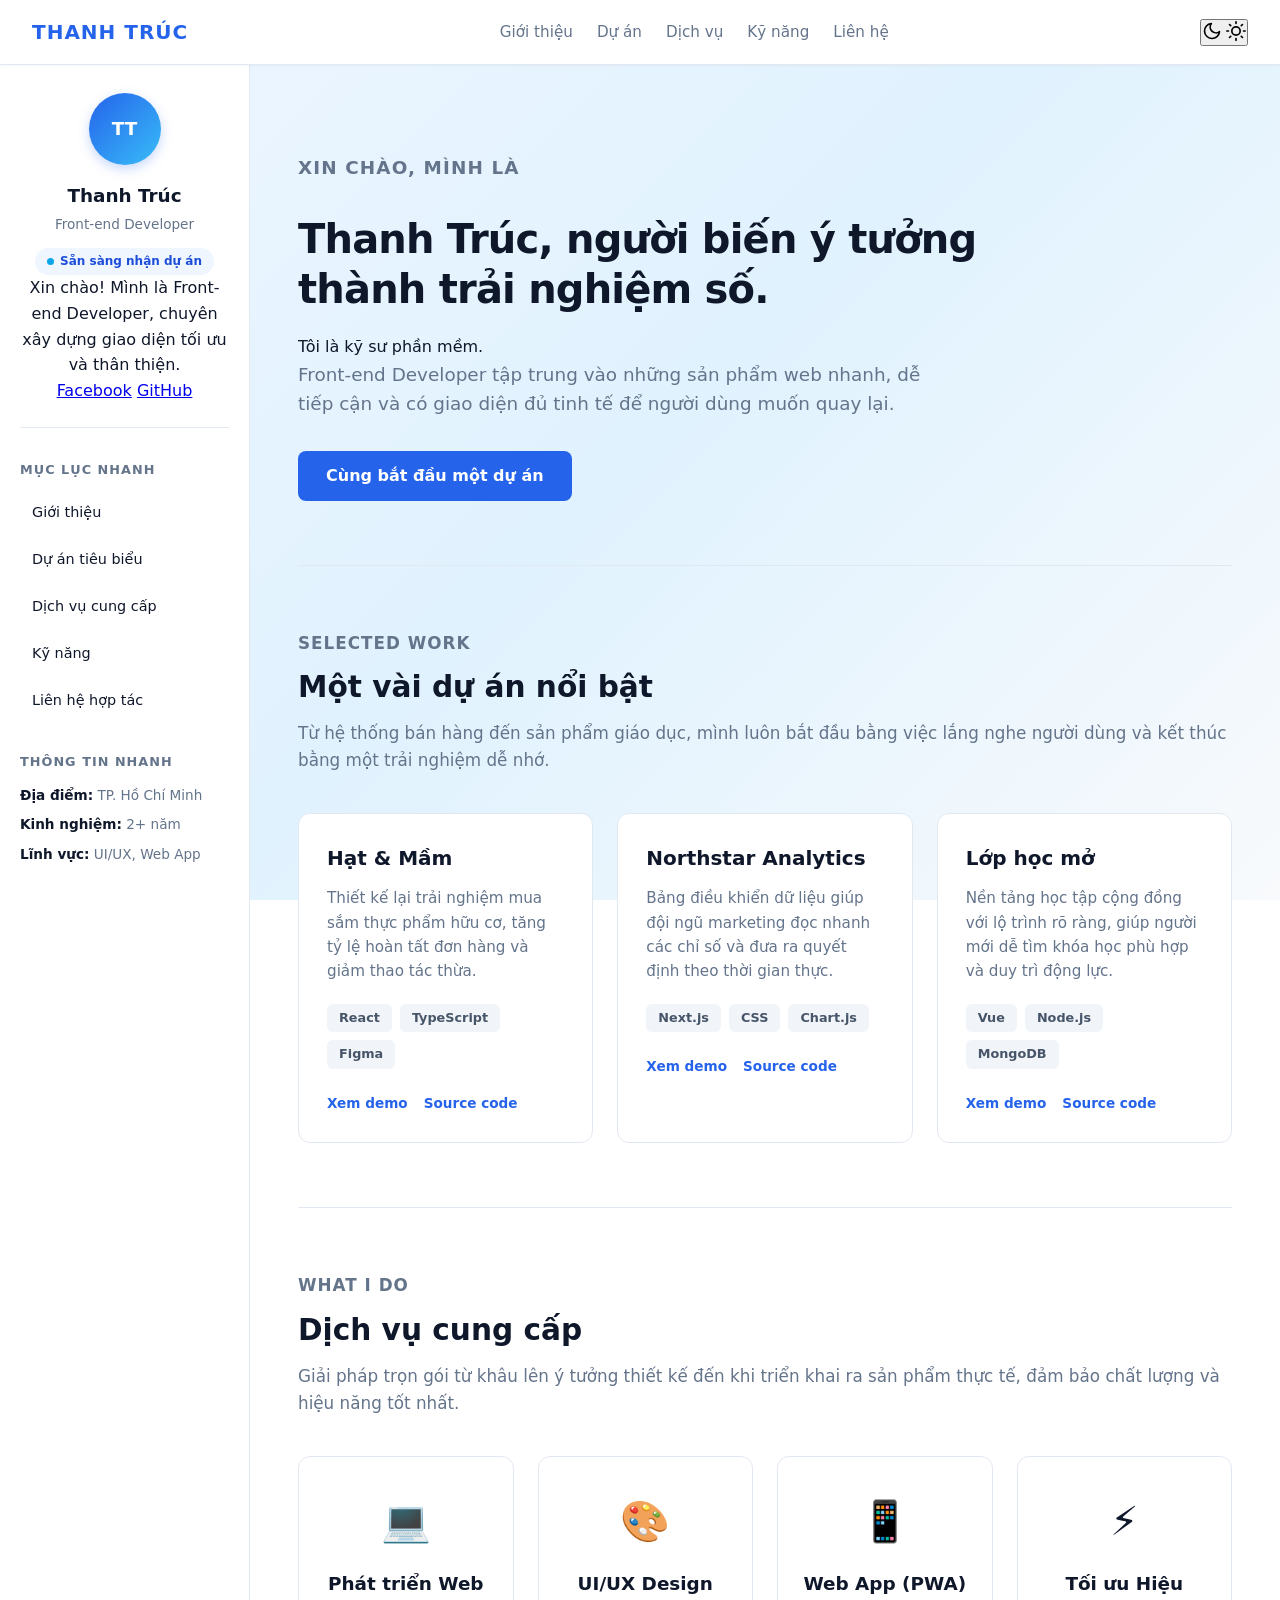
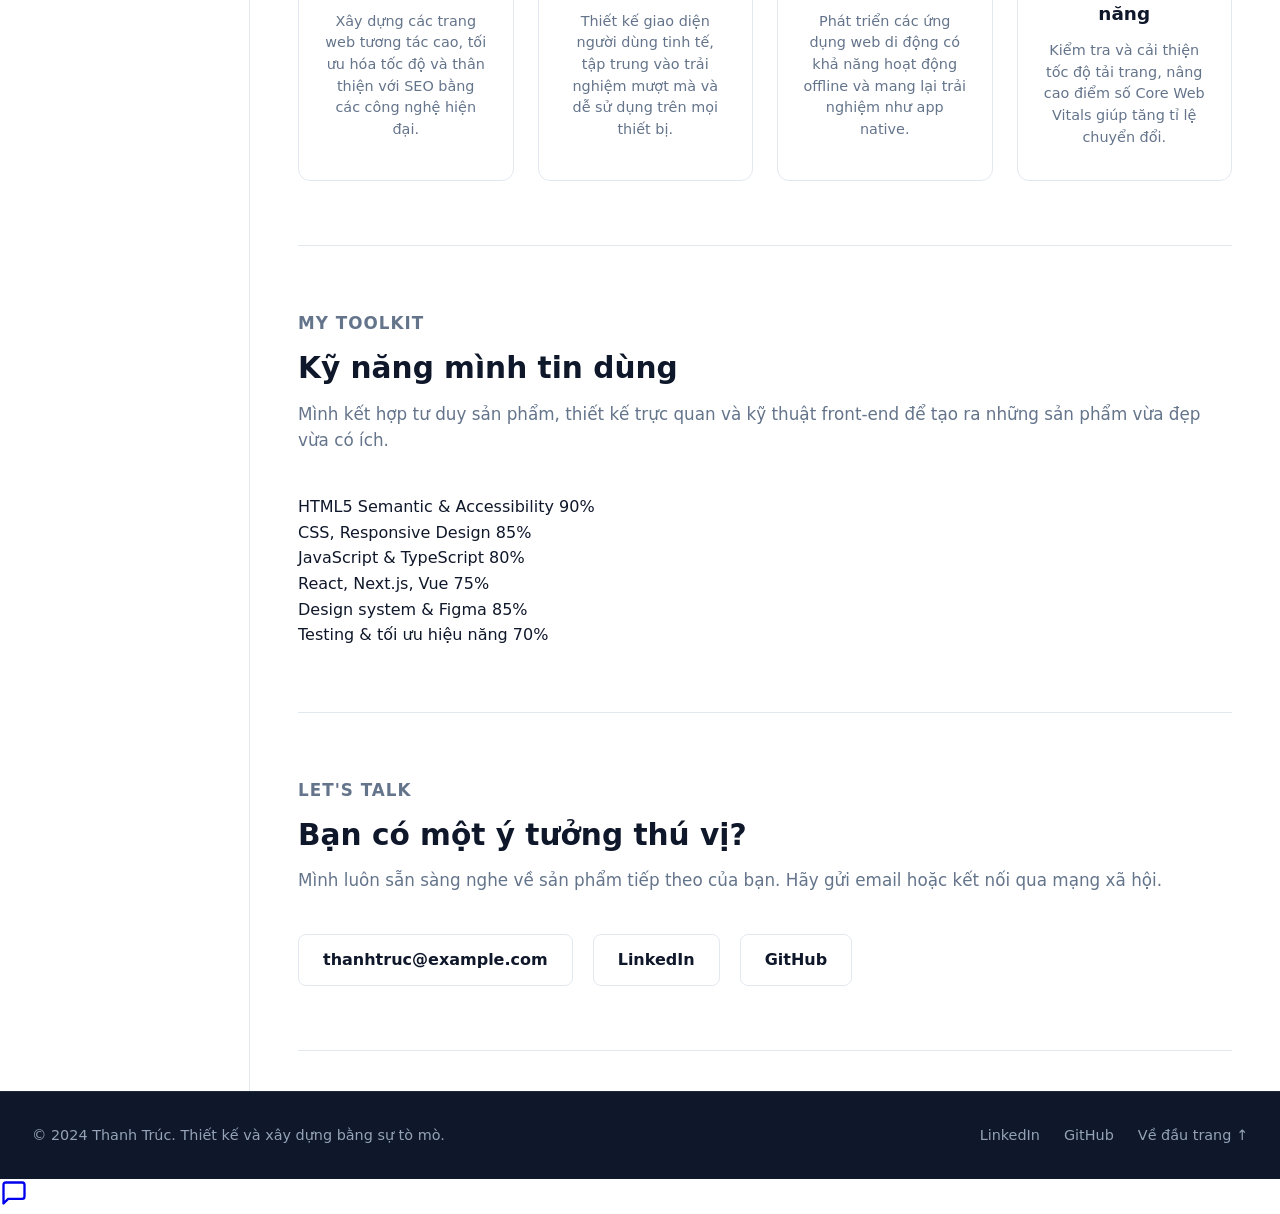
<file: index.html>
<!DOCTYPE html>
<html lang="vi">
<head>
	<meta charset="UTF-8">
	<meta name="viewport" content="width=device-width, initial-scale=1.0">
	<meta name="description" content="Portfolio cá nhân của Thanh Trúc, Front-end Developer chuyên xây dựng trải nghiệm web nhanh, dễ dùng và giàu tính thẩm mỹ.">
	<title>Thanh Trúc | Front-end Developer</title>
	<!-- Favicon dạng placeholder giúp trình duyệt có biểu tượng nhận diện trang. -->
	<link rel="icon" href="data:image/svg+xml,<svg xmlns=%22http://www.w3.org/2000/svg%22 viewBox=%220 0 100 100%22><text y=%22.9em%22 font-size=%2290%22>MA</text></svg>">
	<!-- Google Fonts: Roboto -->
	<link href="https://fonts.googleapis.com/css2?family=Roboto:wght@400;700&display=swap" rel="stylesheet">
	<!-- AOS CSS -->
	<link href="https://unpkg.com/aos@2.3.1/dist/aos.css" rel="stylesheet">
	<link rel="stylesheet" href="stylehd234.css">
</head>
<body class="loading">
	<!-- Loading Screen Overlay -->
	<div class="loader-wrapper">
		<div class="loader" aria-label="Đang tải..."></div>
	</div>

	<!--
		HEADER là phần đầu trang, thường chứa nhận diện và điều hướng chính.
		Về SEO, nó giúp công cụ tìm kiếm nhận ra phần thông tin mở đầu của website.
		Về Accessibility, landmark "banner" giúp người dùng trình đọc màn hình đi nhanh
		tới đầu trang và tìm được thương hiệu một cách nhất quán.
	-->
	<header class="site-header" id="top">
		<!--
			NAV là vùng chứa các liên kết điều hướng quan trọng của toàn trang.
			Các anchor link trỏ tới id của section giúp người dùng bàn phím và trình đọc
			màn hình di chuyển nhanh giữa các nội dung mà không cần cuộn thủ công.
		-->
		<nav class="navigation" aria-label="Điều hướng chính">
			<a class="logo" href="#top" aria-label="Về đầu trang, Thanh Trúc">THANH TRÚC</a>
			<ul class="nav-links">
				<li><a href="#gioi-thieu">Giới thiệu</a></li>
				<li><a href="#du-an">Dự án</a></li>
				<li><a href="#dich-vu">Dịch vụ</a></li>
				<li><a href="#ky-nang">Kỹ năng</a></li>
				<li><a href="#lien-he">Liên hệ</a></li>
			</ul>
			<!-- Nút chuyển đổi giao diện Sáng / Tối -->
			<button class="theme-toggle" id="themeToggle" aria-label="Chuyển giao diện sáng/tối" title="Chuyển giao diện">
				<!-- Icon Mặt trăng: hiển thị khi đang ở giao diện SÁNG (để gợi ý chuyển sang tối) -->
				<svg class="icon-moon" xmlns="http://www.w3.org/2000/svg" viewBox="0 0 24 24" width="20" height="20" fill="none" stroke="currentColor" stroke-width="2" stroke-linecap="round" stroke-linejoin="round" aria-hidden="true">
					<path d="M21 12.79A9 9 0 1 1 11.21 3 7 7 0 0 0 21 12.79z"></path>
				</svg>
				<!-- Icon Mặt trời: hiển thị khi đang ở giao diện TỐI (để gợi ý chuyển sang sáng) -->
				<svg class="icon-sun" xmlns="http://www.w3.org/2000/svg" viewBox="0 0 24 24" width="20" height="20" fill="none" stroke="currentColor" stroke-width="2" stroke-linecap="round" stroke-linejoin="round" aria-hidden="true">
					<circle cx="12" cy="12" r="5"></circle>
					<line x1="12" y1="1" x2="12" y2="3"></line>
					<line x1="12" y1="21" x2="12" y2="23"></line>
					<line x1="4.22" y1="4.22" x2="5.64" y2="5.64"></line>
					<line x1="18.36" y1="18.36" x2="19.78" y2="19.78"></line>
					<line x1="1" y1="12" x2="3" y2="12"></line>
					<line x1="21" y1="12" x2="23" y2="12"></line>
					<line x1="4.22" y1="19.78" x2="5.64" y2="18.36"></line>
					<line x1="18.36" y1="5.64" x2="19.78" y2="4.22"></line>
				</svg>
			</button>
			<!-- Nút Hamburger cho Mobile -->
			<button class="hamburger" aria-label="Mở menu" aria-expanded="false">
				<span class="hamburger-line"></span>
				<span class="hamburger-line"></span>
				<span class="hamburger-line"></span>
			</button>
		</nav>
	</header>

	<!--
		ASIDE đại diện cho thanh bên (Sidebar) chứa thông tin phụ trợ và điều hướng nhanh.
		Về SEO & Accessibility, landmark "complementary" này giúp các công cụ tìm kiếm
		và trình đọc màn hình dễ dàng phân tách vùng nội dung phụ với vùng nội dung chính (main).
	-->
	<aside class="sidebar" aria-label="Thanh bên thông tin">
		<div class="sidebar-inner">
			<div class="profile-card">
				<div class="card-inner">
					<div class="card-front">
						<div class="avatar-placeholder" aria-hidden="true">TT</div>
						<h3 class="profile-name">Thanh Trúc</h3>
						<p class="profile-title">Front-end Developer</p>
						<span class="status-badge"><span class="status-dot"></span> Sẵn sàng nhận dự án</span>
					</div>
					<div class="card-back">
						<p class="card-bio">Xin chào! Mình là Front-end Developer, chuyên xây dựng giao diện tối ưu và thân thiện.</p>
						<div class="card-socials">
							<a href="https://facebook.com" target="_blank" rel="noopener noreferrer" aria-label="Facebook">Facebook</a>
							<a href="https://github.com" target="_blank" rel="noopener noreferrer" aria-label="GitHub">GitHub</a>
						</div>
					</div>
				</div>
			</div>
			<div class="sidebar-widget">
				<h4 class="widget-title">Mục lục nhanh</h4>
				<ul class="sidebar-menu">
					<li><a href="#gioi-thieu">Giới thiệu</a></li>
					<li><a href="#du-an">Dự án tiêu biểu</a></li>
					<li><a href="#dich-vu">Dịch vụ cung cấp</a></li>
					<li><a href="#ky-nang">Kỹ năng</a></li>
					<li><a href="#lien-he">Liên hệ hợp tác</a></li>
				</ul>
			</div>
			<div class="sidebar-widget">
				<h4 class="widget-title">Thông tin nhanh</h4>
				<ul class="info-list">
					<li><strong>Địa điểm:</strong> TP. Hồ Chí Minh</li>
					<li><strong>Kinh nghiệm:</strong> 2+ năm</li>
					<li><strong>Lĩnh vực:</strong> UI/UX, Web App</li>
				</ul>
			</div>
		</div>
	</aside>

	<!-- MAIN là nội dung chính duy nhất của tài liệu, giúp SEO phân biệt nội dung cốt lõi
		 với phần điều hướng và thông tin lặp lại. Landmark này cũng giúp người dùng dùng
		 trình đọc màn hình bỏ qua các thành phần phụ để đến thẳng nội dung. -->
	<main>


		<!--
			SECTION giới thiệu nhóm nội dung có chủ đề "Giới thiệu bản thân".
			Tiêu đề h1 là tiêu đề quan trọng nhất của trang, hỗ trợ SEO hiểu chủ thể
			của portfolio. Nội dung ngắn gọn và CTA có văn bản rõ ràng giúp Accessibility.
		-->
		<section class="hero" id="gioi-thieu" aria-labelledby="tieu-de-chinh" data-aos="fade-up">
			<div class="hero-content">
				<p class="eyebrow">Xin chào, mình là</p>
				<h1 id="tieu-de-chinh">Thanh Trúc, người biến ý tưởng thành trải nghiệm số.</h1>
				<div class="typing-container">
					<span class="typing-text">Tôi là kỹ sư phần mềm.</span>
				</div>
				<p>Front-end Developer tập trung vào những sản phẩm web nhanh, dễ tiếp cận và có giao diện đủ tinh tế để người dùng muốn quay lại.</p>
				<a class="button" href="#lien-he">Cùng bắt đầu một dự án</a>
			</div>
		</section>

		<!--
			SECTION dự án là nhóm nội dung portfolio có cùng chủ đề.
			Cấu trúc heading h2 giúp SEO tạo ra phân cấp nội dung rõ ràng sau h1.
			Mỗi ARTICLE là một nội dung độc lập, vì vậy công cụ tìm kiếm và trình đọc
			màn hình có thể nhận diện từng dự án như một đơn vị riêng biệt.
		-->
		<section class="section projects" id="du-an" aria-labelledby="tieu-de-du-an" data-aos="fade-up">
			<div class="section-inner">
				<header class="section-heading">
					<p class="eyebrow">Selected work</p>
					<h2 id="tieu-de-du-an">Một vài dự án nổi bật</h2>
					<p>Từ hệ thống bán hàng đến sản phẩm giáo dục, mình luôn bắt đầu bằng việc lắng nghe người dùng và kết thúc bằng một trải nghiệm dễ nhớ.</p>
				</header>
				<div class="project-grid">
					<!-- ARTICLE đại diện cho một dự án độc lập và có thể được chia sẻ riêng. -->
					<article class="project-card">
						<div class="project-content">
							<h3>Hạt &amp; Mầm</h3>
							<p>Thiết kế lại trải nghiệm mua sắm thực phẩm hữu cơ, tăng tỷ lệ hoàn tất đơn hàng và giảm thao tác thừa.</p>
							<ul class="tags" aria-label="Công nghệ sử dụng">
								<li>React</li><li>TypeScript</li><li>Figma</li>
							</ul>
							<div class="project-links"><a href="https://example.com" target="_blank" rel="noopener noreferrer">Xem demo</a><a href="https://github.com" target="_blank" rel="noopener noreferrer">Source code</a></div>
						</div>
					</article>

					<article class="project-card">
						<div class="project-content">
							<h3>Northstar Analytics</h3>
							<p>Bảng điều khiển dữ liệu giúp đội ngũ marketing đọc nhanh các chỉ số và đưa ra quyết định theo thời gian thực.</p>
							<ul class="tags" aria-label="Công nghệ sử dụng"><li>Next.js</li><li>CSS</li><li>Chart.js</li></ul>
							<div class="project-links"><a href="https://example.com" target="_blank" rel="noopener noreferrer">Xem demo</a><a href="https://github.com" target="_blank" rel="noopener noreferrer">Source code</a></div>
						</div>
					</article>

					<article class="project-card">
						<div class="project-content">
							<h3>Lớp học mở</h3>
							<p>Nền tảng học tập cộng đồng với lộ trình rõ ràng, giúp người mới dễ tìm khóa học phù hợp và duy trì động lực.</p>
							<ul class="tags" aria-label="Công nghệ sử dụng"><li>Vue</li><li>Node.js</li><li>MongoDB</li></ul>
							<div class="project-links"><a href="https://example.com" target="_blank" rel="noopener noreferrer">Xem demo</a><a href="https://github.com" target="_blank" rel="noopener noreferrer">Source code</a></div>
						</div>
					</article>
				</div>
			</div>
		</section>

		<!--
			SECTION DỊCH VỤ (SERVICES) - Bố cục responsive 4 cột -> 2 cột -> 1 cột
		-->
		<section class="section services" id="dich-vu" aria-labelledby="tieu-de-dich-vu" data-aos="fade-up">
			<div class="section-inner">
				<header class="section-heading">
					<p class="eyebrow">What I do</p>
					<h2 id="tieu-de-dich-vu">Dịch vụ cung cấp</h2>
					<p>Giải pháp trọn gói từ khâu lên ý tưởng thiết kế đến khi triển khai ra sản phẩm thực tế, đảm bảo chất lượng và hiệu năng tốt nhất.</p>
				</header>
				<div class="services-grid">
					<article class="service-card">
						<div class="service-icon">💻</div>
						<h3>Phát triển Web</h3>
						<p>Xây dựng các trang web tương tác cao, tối ưu hóa tốc độ và thân thiện với SEO bằng các công nghệ hiện đại.</p>
					</article>
					<article class="service-card">
						<div class="service-icon">🎨</div>
						<h3>UI/UX Design</h3>
						<p>Thiết kế giao diện người dùng tinh tế, tập trung vào trải nghiệm mượt mà và dễ sử dụng trên mọi thiết bị.</p>
					</article>
					<article class="service-card">
						<div class="service-icon">📱</div>
						<h3>Web App (PWA)</h3>
						<p>Phát triển các ứng dụng web di động có khả năng hoạt động offline và mang lại trải nghiệm như app native.</p>
					</article>
					<article class="service-card">
						<div class="service-icon">⚡</div>
						<h3>Tối ưu Hiệu năng</h3>
						<p>Kiểm tra và cải thiện tốc độ tải trang, nâng cao điểm số Core Web Vitals giúp tăng tỉ lệ chuyển đổi.</p>
					</article>
				</div>
			</div>
		</section>

		<!--
			SECTION kỹ năng trình bày năng lực chuyên môn theo một chủ đề riêng.
			Heading h2 tạo cấu trúc SEO dễ đọc; danh sách UL là lựa chọn semantic phù hợp
			vì mỗi kỹ năng là một mục ngang hàng. Văn bản thật thay cho biểu đồ trang trí
			giúp người dùng trình đọc màn hình tiếp nhận đầy đủ thông tin.
		-->
		<section class="section" id="ky-nang" aria-labelledby="tieu-de-ky-nang" data-aos="fade-up">
			<div class="section-inner about-layout">
				<header class="section-heading">
					<p class="eyebrow">My toolkit</p>
					<h2 id="tieu-de-ky-nang">Kỹ năng mình tin dùng</h2>
					<p>Mình kết hợp tư duy sản phẩm, thiết kế trực quan và kỹ thuật front-end để tạo ra những sản phẩm vừa đẹp vừa có ích.</p>
				</header>
				<div class="skills-progress-list">
					<div class="skill-item">
						<div class="skill-info">
							<span class="skill-name">HTML5 Semantic &amp; Accessibility</span>
							<span class="skill-percent">90%</span>
						</div>
						<div class="progress-bar">
							<div class="progress-fill" style="--target-width: 90%;"></div>
						</div>
					</div>
					<div class="skill-item">
						<div class="skill-info">
							<span class="skill-name">CSS, Responsive Design</span>
							<span class="skill-percent">85%</span>
						</div>
						<div class="progress-bar">
							<div class="progress-fill" style="--target-width: 85%;"></div>
						</div>
					</div>
					<div class="skill-item">
						<div class="skill-info">
							<span class="skill-name">JavaScript &amp; TypeScript</span>
							<span class="skill-percent">80%</span>
						</div>
						<div class="progress-bar">
							<div class="progress-fill" style="--target-width: 80%;"></div>
						</div>
					</div>
					<div class="skill-item">
						<div class="skill-info">
							<span class="skill-name">React, Next.js, Vue</span>
							<span class="skill-percent">75%</span>
						</div>
						<div class="progress-bar">
							<div class="progress-fill" style="--target-width: 75%;"></div>
						</div>
					</div>
					<div class="skill-item">
						<div class="skill-info">
							<span class="skill-name">Design system &amp; Figma</span>
							<span class="skill-percent">85%</span>
						</div>
						<div class="progress-bar">
							<div class="progress-fill" style="--target-width: 85%;"></div>
						</div>
					</div>
					<div class="skill-item">
						<div class="skill-info">
							<span class="skill-name">Testing &amp; tối ưu hiệu năng</span>
							<span class="skill-percent">70%</span>
						</div>
						<div class="progress-bar">
							<div class="progress-fill" style="--target-width: 70%;"></div>
						</div>
					</div>
				</div>
			</div>
		</section>

		<!--
			SECTION liên hệ là điểm kết thúc nội dung chính và chứa lời mời hành động.
			aria-labelledby liên kết section với tiêu đề, giúp trình đọc màn hình công bố
			đúng ngữ cảnh. Các liên kết có nhãn cụ thể để người dùng biết chính xác đích đến.
		-->
		<section class="section contact parallax-section" id="lien-he" aria-labelledby="tieu-de-lien-he" data-aos="fade-up">
			<div class="section-inner parallax-content">
				<header class="section-heading">
					<p class="eyebrow">Let's talk</p>
					<h2 id="tieu-de-lien-he">Bạn có một ý tưởng thú vị?</h2>
					<p class="contact-copy">Mình luôn sẵn sàng nghe về sản phẩm tiếp theo của bạn. Hãy gửi email hoặc kết nối qua mạng xã hội.</p>
				</header>
				<div class="contact-links">
					<a href="mailto:thanhtruc@example.com">thanhtruc@example.com</a>
					<a href="https://www.linkedin.com" target="_blank" rel="noopener noreferrer">LinkedIn</a>
					<a href="https://github.com" target="_blank" rel="noopener noreferrer">GitHub</a>
				</div>
			</div>
		</section>
	</main>

	<!--
		FOOTER là phần chân trang chứa thông tin bản quyền và các liên kết phụ.
		Landmark này giúp SEO hiểu đâu là thông tin kết thúc website; liên kết "Về đầu
		trang" có nhãn rõ ràng, hỗ trợ người dùng bàn phím quay lại điều hướng nhanh.
	-->
	<footer class="site-footer">
		<div class="footer-inner">
			<p>&copy; 2024 Thanh Trúc. Thiết kế và xây dựng bằng sự tò mò.</p>
			<nav class="footer-links" aria-label="Liên kết chân trang">
				<a href="https://www.linkedin.com" target="_blank" rel="noopener noreferrer">LinkedIn</a>
				<a href="https://github.com" target="_blank" rel="noopener noreferrer">GitHub</a>
				<a href="#top">Về đầu trang &uarr;</a>
			</nav>
		</div>
	</footer>

	<!-- Nút tương tác nổi (FAB) -->
	<a href="#lien-he" class="fab" aria-label="Chat với chúng tôi">
		<svg xmlns="http://www.w3.org/2000/svg" viewBox="0 0 24 24" width="28" height="28" fill="none" stroke="currentColor" stroke-width="2" stroke-linecap="round" stroke-linejoin="round">
			<path d="M21 15a2 2 0 0 1-2 2H7l-4 4V5a2 2 0 0 1 2-2h14a2 2 0 0 1 2 2z"></path>
		</svg>
	</a>

	<!-- SCRIPT xử lý Hamburger Menu -->
	<script>
		const hamburger = document.querySelector('.hamburger');
		const navLinks = document.querySelector('.nav-links');
		
		hamburger.addEventListener('click', () => {
			navLinks.classList.toggle('active');
			hamburger.classList.toggle('open');
			hamburger.classList.toggle('active'); // Giữ active cho các logic cũ nếu có
			
			// Hỗ trợ Accessibility cho trình đọc màn hình
			const expanded = hamburger.getAttribute('aria-expanded') === 'true' || false;
			hamburger.setAttribute('aria-expanded', !expanded);
		});

		// Đóng menu khi click vào link (trên mobile)
		document.querySelectorAll('.nav-links a').forEach(link => {
			link.addEventListener('click', () => {
				if(navLinks.classList.contains('active')) {
					navLinks.classList.remove('active');
					hamburger.classList.remove('open');
					hamburger.classList.remove('active');
					hamburger.setAttribute('aria-expanded', 'false');
				}
			});
		});
		// Xử lý ẩn loader sau 1 giây, rồi kích hoạt hiệu ứng gõ chữ
		window.addEventListener('load', () => {
			setTimeout(() => {
				const loader = document.querySelector('.loader-wrapper');
				loader.classList.add('hidden');
				document.body.classList.remove('loading');

				// Kích hoạt typing effect sau khi loader biến mất
				const typingText = document.querySelector('.typing-text');
				if (typingText) typingText.classList.add('start');
			}, 1000);
		});

		// -----------------------------------------------------------------------
		// DARK / LIGHT MODE TOGGLE
		// -----------------------------------------------------------------------
		const themeToggle = document.getElementById('themeToggle');
		const html = document.documentElement;

		// Áp dụng theme đã lưu từ localStorage (hoặc mặc định là 'light')
		const savedTheme = localStorage.getItem('theme') || 'light';
		html.setAttribute('data-theme', savedTheme);

		themeToggle.addEventListener('click', () => {
			const current = html.getAttribute('data-theme');
			const next = current === 'dark' ? 'light' : 'dark';
			html.setAttribute('data-theme', next);
			localStorage.setItem('theme', next); // Ghi nhớ lựa chọn khi tải lại trang
		});
	</script>

	<!-- AOS JS -->
	<script src="https://unpkg.com/aos@2.3.1/dist/aos.js"></script>
	<script>
		AOS.init({
			duration: 1200,           // Tăng thời gian chạy hiệu ứng lên 1.2s để chuyển động chậm và rõ nét hơn
			offset: 150,              // Cuộn qua thẻ 150px thì mới bắt đầu chạy hiệu ứng (giúp người dùng kịp nhìn thấy)
			easing: 'ease-out-cubic', // Gia tốc mượt mà hơn (đầu nhanh, cuối chậm dần)
			once: true                // Chỉ chạy animation 1 lần khi cuộn xuống
		});
	</script>
</body>
</html>
</file>
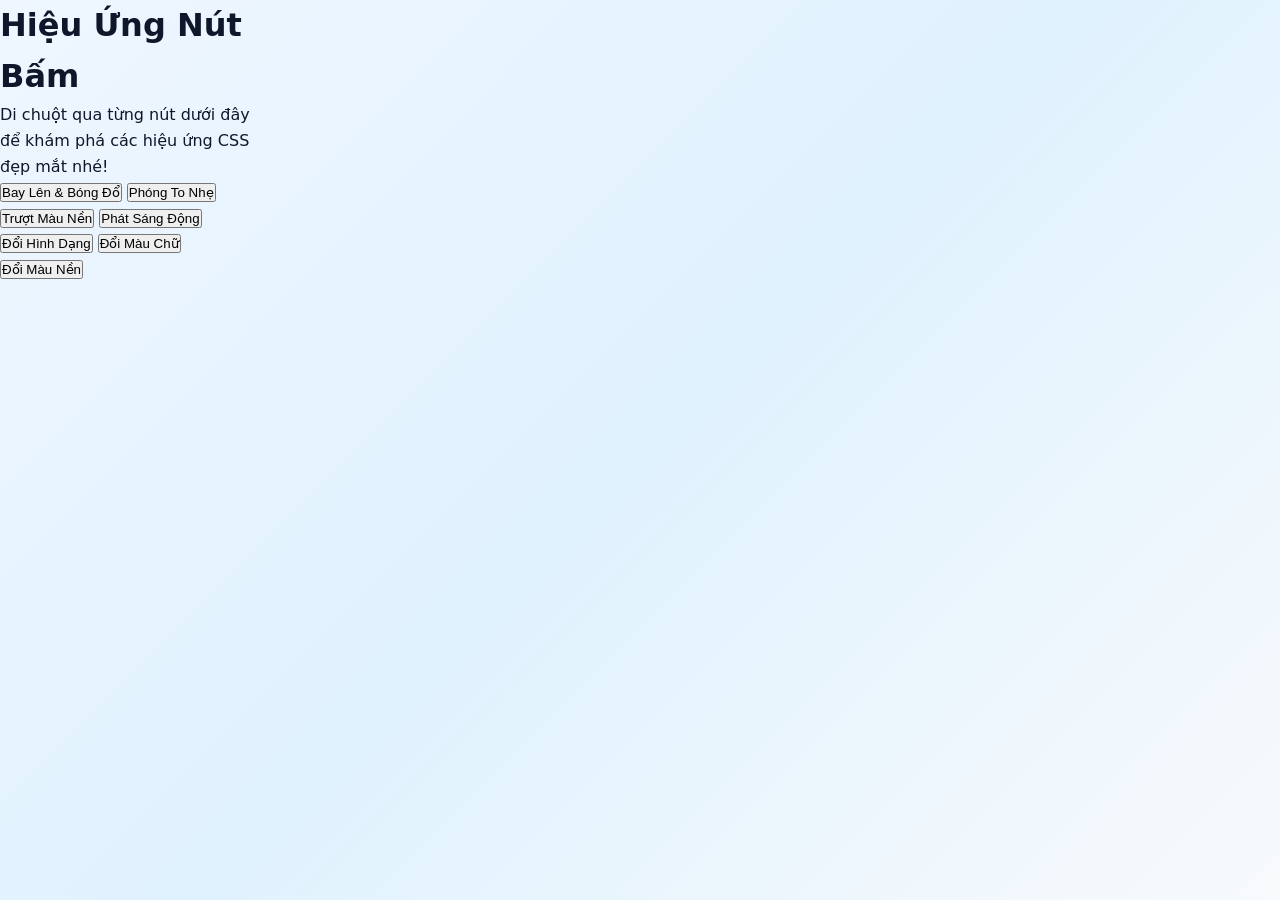
<file: indexhd1.html>
<!DOCTYPE html>
<html lang="vi">
<head>
    <meta charset="UTF-8">
    <meta name="viewport" content="width=device-width, initial-scale=1.0">
    <title>Bộ Sưu Tập Hiệu Ứng Nút Bấm</title>
    <!-- Liên kết file CSS -->
    <link rel="stylesheet" href="style.css">
</head>
<body>

    <div class="container">
        <h1>Hiệu Ứng Nút Bấm</h1>
        <p>Di chuột qua từng nút dưới đây để khám phá các hiệu ứng CSS đẹp mắt nhé!</p>
        
        <div class="buttons-grid">
            <!-- Nút 1: Hiệu ứng nổi lên và đổ bóng khi di chuột (Sử dụng transform translateY và box-shadow) -->
            <button class="btn btn-1">Bay Lên & Bóng Đổ</button>
            
            <!-- Nút 2: Hiệu ứng phóng to kích thước và làm đậm màu nền (Sử dụng transform scale) -->
            <button class="btn btn-2">Phóng To Nhẹ</button>
            
            <!-- Nút 3: Hiệu ứng một dải màu trượt từ trái sang lấp đầy nút (Sử dụng thẻ ::before trượt vị trí left) -->
            <button class="btn btn-3">Trượt Màu Nền</button>
            
            <!-- Nút 4: Hiệu ứng nền gradient tự động chuyển động liên tục và phát sáng viền khi hover (Sử dụng @keyframes) -->
            <button class="btn btn-4">Phát Sáng Động</button>
            
            <!-- Nút 5: Hiệu ứng thay đổi hình dạng các góc bo tròn (Sử dụng border-radius đảo chiều) -->
            <button class="btn btn-5">Đổi Hình Dạng</button>
            
            <!-- Nút 6: Hiệu ứng chữ phát sáng dạng đèn Neon (Sử dụng thay đổi color và text-shadow rực rỡ) -->
            <button class="btn btn-6">Đổi Màu Chữ</button>
            
            <!-- Nút 7: Hiệu ứng chuyển đổi màu nền mượt mà từ Tím sang Đỏ (Sử dụng background-color transition) -->
            <button class="btn btn-7">Đổi Màu Nền</button>
            

        </div>
    </div>

</body>
</html>
</file>
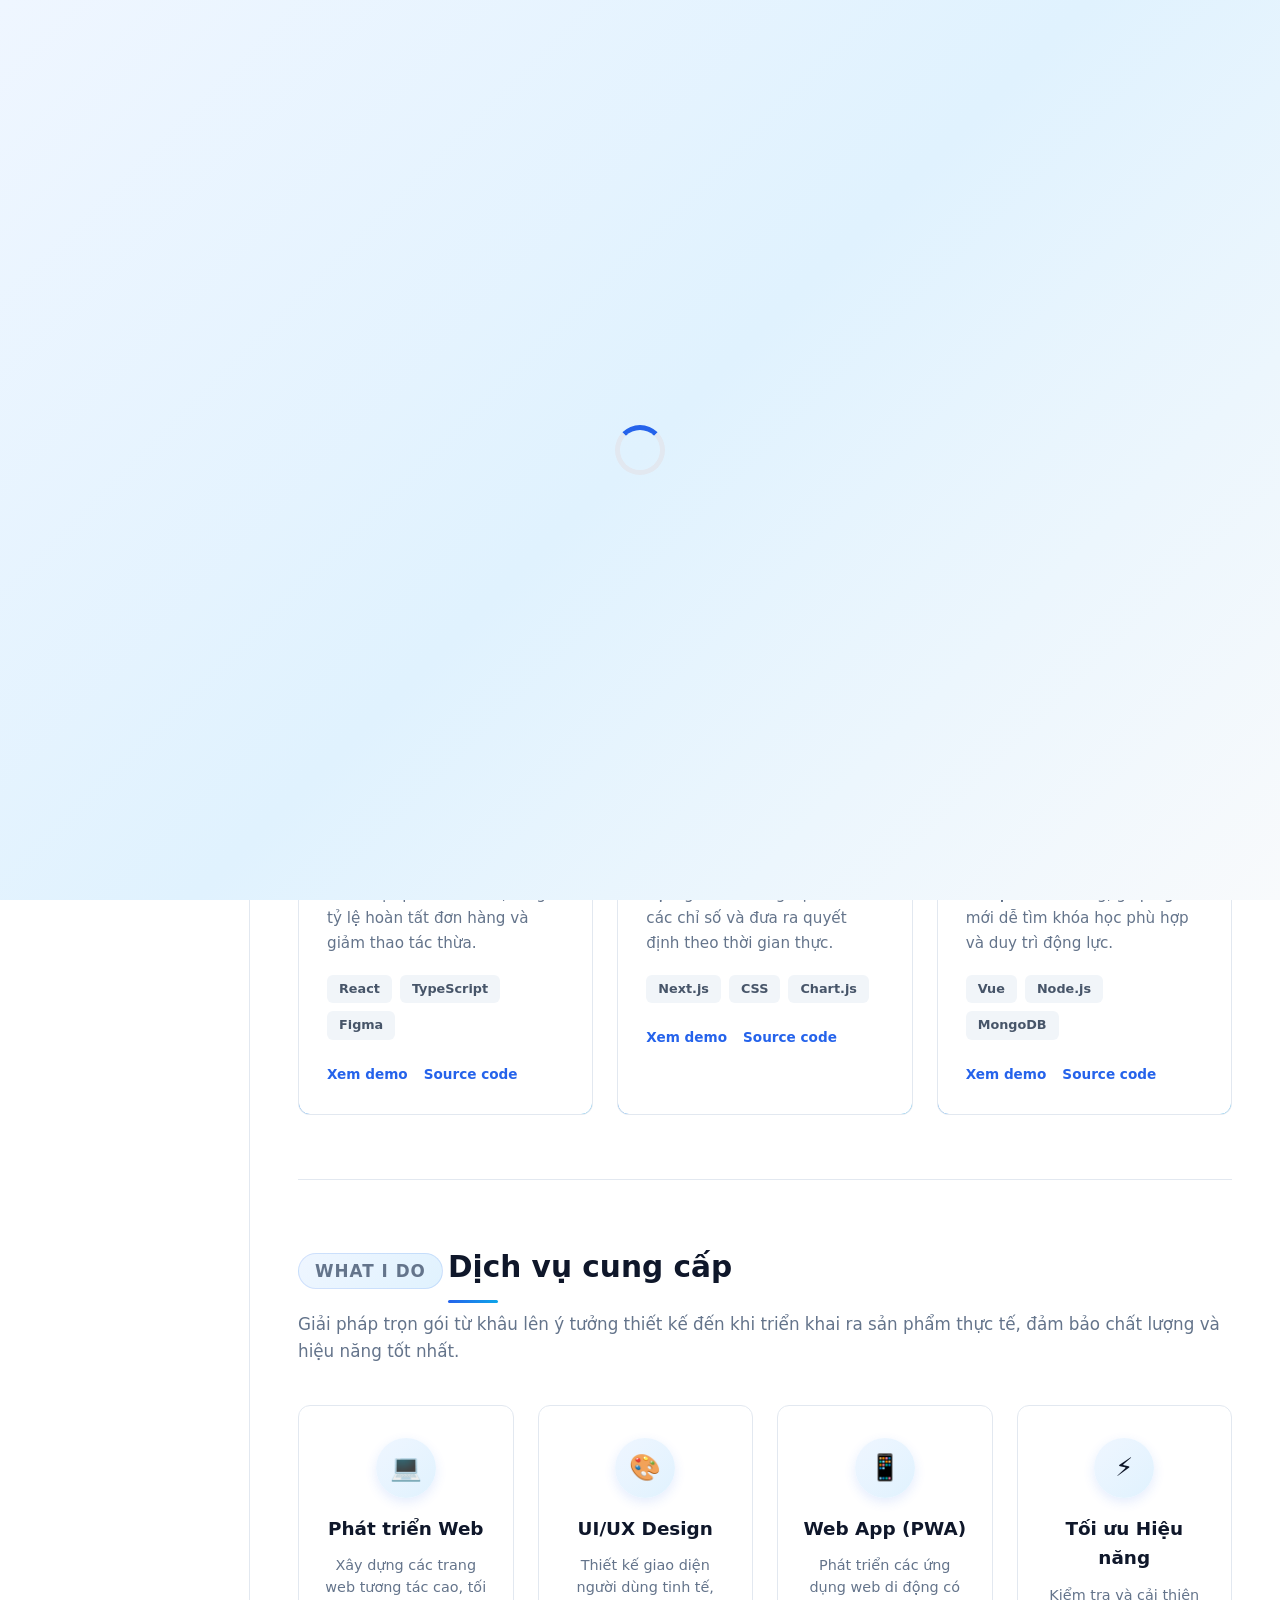
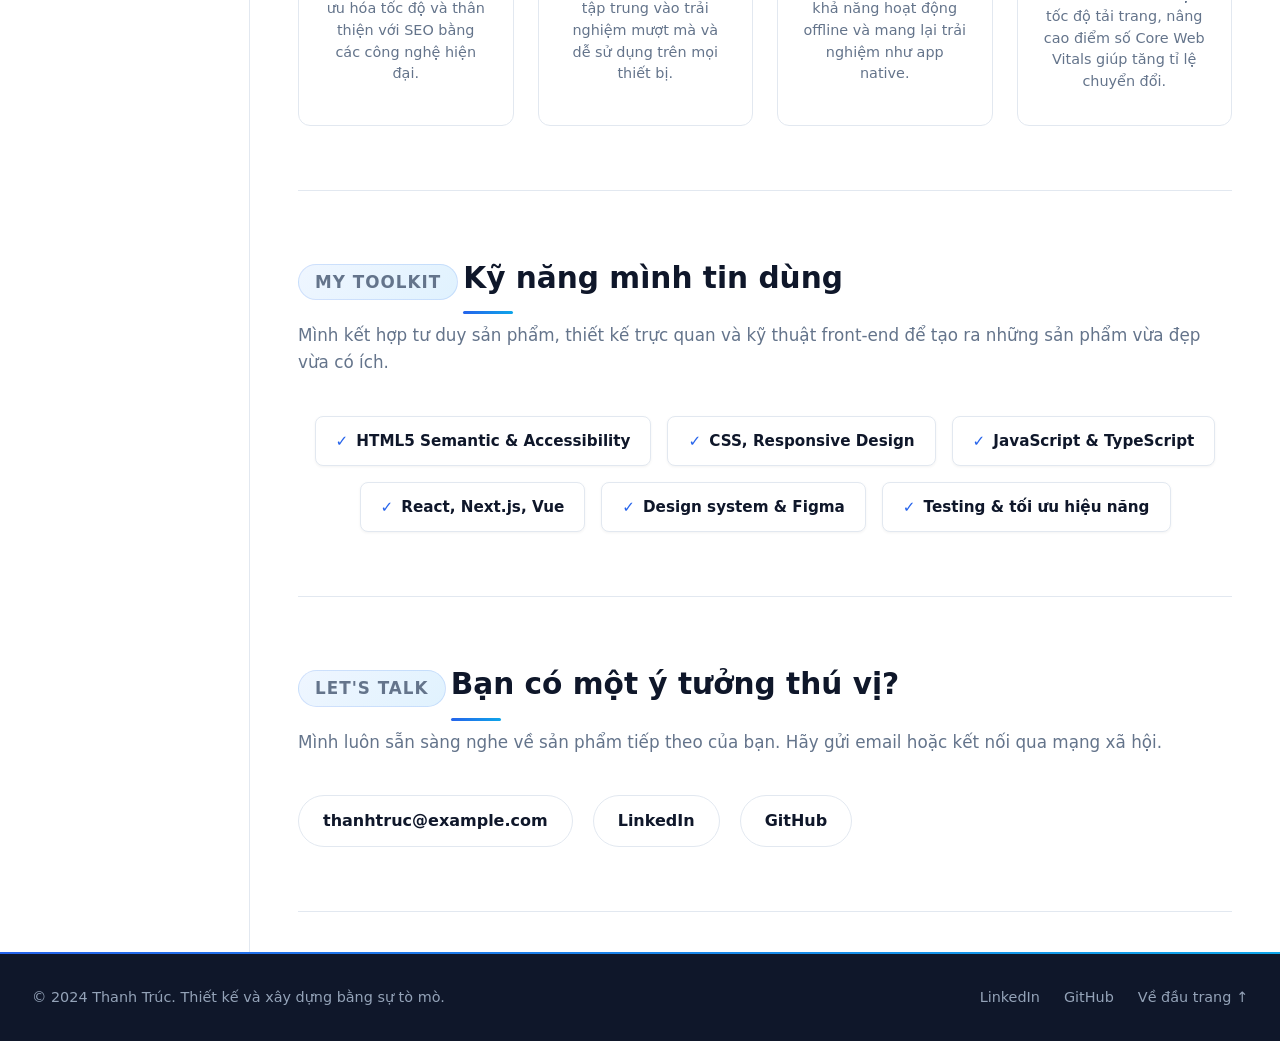
<file: indexhd234.html>
<!DOCTYPE html>
<html lang="vi">
<head>
	<meta charset="UTF-8">
	<meta name="viewport" content="width=device-width, initial-scale=1.0">
	<meta name="description" content="Portfolio cá nhân của Thanh Trúc, Front-end Developer chuyên xây dựng trải nghiệm web nhanh, dễ dùng và giàu tính thẩm mỹ.">
	<title>Thanh Trúc | Front-end Developer</title>
	<!-- Favicon dạng placeholder giúp trình duyệt có biểu tượng nhận diện trang. -->
	<link rel="icon" href="data:image/svg+xml,<svg xmlns=%22http://www.w3.org/2000/svg%22 viewBox=%220 0 100 100%22><text y=%22.9em%22 font-size=%2290%22>MA</text></svg>">
	<!-- AOS CSS -->
	<link href="https://unpkg.com/aos@2.3.1/dist/aos.css" rel="stylesheet">
	<link rel="stylesheet" href="style.css">
</head>
<body class="loading">
	<!-- Loading Screen Overlay -->
	<div class="loader-wrapper">
		<div class="loader" aria-label="Đang tải..."></div>
	</div>

	<!--
		HEADER là phần đầu trang, thường chứa nhận diện và điều hướng chính.
		Về SEO, nó giúp công cụ tìm kiếm nhận ra phần thông tin mở đầu của website.
		Về Accessibility, landmark "banner" giúp người dùng trình đọc màn hình đi nhanh
		tới đầu trang và tìm được thương hiệu một cách nhất quán.
	-->
	<header class="site-header" id="top">
		<!--
			NAV là vùng chứa các liên kết điều hướng quan trọng của toàn trang.
			Các anchor link trỏ tới id của section giúp người dùng bàn phím và trình đọc
			màn hình di chuyển nhanh giữa các nội dung mà không cần cuộn thủ công.
		-->
		<nav class="navigation" aria-label="Điều hướng chính">
			<a class="logo" href="#top" aria-label="Về đầu trang, Thanh Trúc">THANH TRÚC</a>
			<ul class="nav-links">
				<li><a href="#gioi-thieu">Giới thiệu</a></li>
				<li><a href="#du-an">Dự án</a></li>
				<li><a href="#dich-vu">Dịch vụ</a></li>
				<li><a href="#ky-nang">Kỹ năng</a></li>
				<li><a href="#lien-he">Liên hệ</a></li>
			</ul>
			<!-- Nút Hamburger cho Mobile -->
			<button class="hamburger" aria-label="Mở menu" aria-expanded="false">
				<span class="hamburger-line"></span>
				<span class="hamburger-line"></span>
				<span class="hamburger-line"></span>
			</button>
		</nav>
	</header>

	<!--
		ASIDE đại diện cho thanh bên (Sidebar) chứa thông tin phụ trợ và điều hướng nhanh.
		Về SEO & Accessibility, landmark "complementary" này giúp các công cụ tìm kiếm
		và trình đọc màn hình dễ dàng phân tách vùng nội dung phụ với vùng nội dung chính (main).
	-->
	<aside class="sidebar" aria-label="Thanh bên thông tin">
		<div class="sidebar-inner">
			<div class="profile-card">
				<div class="avatar-placeholder" aria-hidden="true">TT</div>
				<h3 class="profile-name">Thanh Trúc</h3>
				<p class="profile-title">Front-end Developer</p>
				<span class="status-badge"><span class="status-dot"></span> Sẵn sàng nhận dự án</span>
			</div>
			<div class="sidebar-widget">
				<h4 class="widget-title">Mục lục nhanh</h4>
				<ul class="sidebar-menu">
					<li><a href="#gioi-thieu">Giới thiệu</a></li>
					<li><a href="#du-an">Dự án tiêu biểu</a></li>
					<li><a href="#dich-vu">Dịch vụ cung cấp</a></li>
					<li><a href="#ky-nang">Kỹ năng</a></li>
					<li><a href="#lien-he">Liên hệ hợp tác</a></li>
				</ul>
			</div>
			<div class="sidebar-widget">
				<h4 class="widget-title">Thông tin nhanh</h4>
				<ul class="info-list">
					<li><strong>Địa điểm:</strong> TP. Hồ Chí Minh</li>
					<li><strong>Kinh nghiệm:</strong> 2+ năm</li>
					<li><strong>Lĩnh vực:</strong> UI/UX, Web App</li>
				</ul>
			</div>
		</div>
	</aside>

	<!-- MAIN là nội dung chính duy nhất của tài liệu, giúp SEO phân biệt nội dung cốt lõi
		 với phần điều hướng và thông tin lặp lại. Landmark này cũng giúp người dùng dùng
		 trình đọc màn hình bỏ qua các thành phần phụ để đến thẳng nội dung. -->
	<main>


		<!--
			SECTION giới thiệu nhóm nội dung có chủ đề "Giới thiệu bản thân".
			Tiêu đề h1 là tiêu đề quan trọng nhất của trang, hỗ trợ SEO hiểu chủ thể
			của portfolio. Nội dung ngắn gọn và CTA có văn bản rõ ràng giúp Accessibility.
		-->
		<section class="hero" id="gioi-thieu" aria-labelledby="tieu-de-chinh" data-aos="fade-up">
			<div class="hero-content">
				<p class="eyebrow">Xin chào, mình là</p>
				<h1 id="tieu-de-chinh">Thanh Trúc, người biến ý tưởng thành trải nghiệm số.</h1>
				<p>Front-end Developer tập trung vào những sản phẩm web nhanh, dễ tiếp cận và có giao diện đủ tinh tế để người dùng muốn quay lại.</p>
				<a class="button" href="#lien-he">Cùng bắt đầu một dự án</a>
			</div>
		</section>

		<!--
			SECTION dự án là nhóm nội dung portfolio có cùng chủ đề.
			Cấu trúc heading h2 giúp SEO tạo ra phân cấp nội dung rõ ràng sau h1.
			Mỗi ARTICLE là một nội dung độc lập, vì vậy công cụ tìm kiếm và trình đọc
			màn hình có thể nhận diện từng dự án như một đơn vị riêng biệt.
		-->
		<section class="section projects" id="du-an" aria-labelledby="tieu-de-du-an" data-aos="fade-up">
			<div class="section-inner">
				<header class="section-heading">
					<p class="eyebrow">Selected work</p>
					<h2 id="tieu-de-du-an">Một vài dự án nổi bật</h2>
					<p>Từ hệ thống bán hàng đến sản phẩm giáo dục, mình luôn bắt đầu bằng việc lắng nghe người dùng và kết thúc bằng một trải nghiệm dễ nhớ.</p>
				</header>
				<div class="project-grid">
					<!-- ARTICLE đại diện cho một dự án độc lập và có thể được chia sẻ riêng. -->
					<article class="project-card">
						<div class="project-content">
							<h3>Hạt &amp; Mầm</h3>
							<p>Thiết kế lại trải nghiệm mua sắm thực phẩm hữu cơ, tăng tỷ lệ hoàn tất đơn hàng và giảm thao tác thừa.</p>
							<ul class="tags" aria-label="Công nghệ sử dụng">
								<li>React</li><li>TypeScript</li><li>Figma</li>
							</ul>
							<div class="project-links"><a href="https://example.com" target="_blank" rel="noopener noreferrer">Xem demo</a><a href="https://github.com" target="_blank" rel="noopener noreferrer">Source code</a></div>
						</div>
					</article>

					<article class="project-card">
						<div class="project-content">
							<h3>Northstar Analytics</h3>
							<p>Bảng điều khiển dữ liệu giúp đội ngũ marketing đọc nhanh các chỉ số và đưa ra quyết định theo thời gian thực.</p>
							<ul class="tags" aria-label="Công nghệ sử dụng"><li>Next.js</li><li>CSS</li><li>Chart.js</li></ul>
							<div class="project-links"><a href="https://example.com" target="_blank" rel="noopener noreferrer">Xem demo</a><a href="https://github.com" target="_blank" rel="noopener noreferrer">Source code</a></div>
						</div>
					</article>

					<article class="project-card">
						<div class="project-content">
							<h3>Lớp học mở</h3>
							<p>Nền tảng học tập cộng đồng với lộ trình rõ ràng, giúp người mới dễ tìm khóa học phù hợp và duy trì động lực.</p>
							<ul class="tags" aria-label="Công nghệ sử dụng"><li>Vue</li><li>Node.js</li><li>MongoDB</li></ul>
							<div class="project-links"><a href="https://example.com" target="_blank" rel="noopener noreferrer">Xem demo</a><a href="https://github.com" target="_blank" rel="noopener noreferrer">Source code</a></div>
						</div>
					</article>
				</div>
			</div>
		</section>

		<!--
			SECTION DỊCH VỤ (SERVICES) - Bố cục responsive 4 cột -> 2 cột -> 1 cột
		-->
		<section class="section services" id="dich-vu" aria-labelledby="tieu-de-dich-vu" data-aos="fade-up">
			<div class="section-inner">
				<header class="section-heading">
					<p class="eyebrow">What I do</p>
					<h2 id="tieu-de-dich-vu">Dịch vụ cung cấp</h2>
					<p>Giải pháp trọn gói từ khâu lên ý tưởng thiết kế đến khi triển khai ra sản phẩm thực tế, đảm bảo chất lượng và hiệu năng tốt nhất.</p>
				</header>
				<div class="services-grid">
					<article class="service-card">
						<div class="service-icon">💻</div>
						<h3>Phát triển Web</h3>
						<p>Xây dựng các trang web tương tác cao, tối ưu hóa tốc độ và thân thiện với SEO bằng các công nghệ hiện đại.</p>
					</article>
					<article class="service-card">
						<div class="service-icon">🎨</div>
						<h3>UI/UX Design</h3>
						<p>Thiết kế giao diện người dùng tinh tế, tập trung vào trải nghiệm mượt mà và dễ sử dụng trên mọi thiết bị.</p>
					</article>
					<article class="service-card">
						<div class="service-icon">📱</div>
						<h3>Web App (PWA)</h3>
						<p>Phát triển các ứng dụng web di động có khả năng hoạt động offline và mang lại trải nghiệm như app native.</p>
					</article>
					<article class="service-card">
						<div class="service-icon">⚡</div>
						<h3>Tối ưu Hiệu năng</h3>
						<p>Kiểm tra và cải thiện tốc độ tải trang, nâng cao điểm số Core Web Vitals giúp tăng tỉ lệ chuyển đổi.</p>
					</article>
				</div>
			</div>
		</section>

		<!--
			SECTION kỹ năng trình bày năng lực chuyên môn theo một chủ đề riêng.
			Heading h2 tạo cấu trúc SEO dễ đọc; danh sách UL là lựa chọn semantic phù hợp
			vì mỗi kỹ năng là một mục ngang hàng. Văn bản thật thay cho biểu đồ trang trí
			giúp người dùng trình đọc màn hình tiếp nhận đầy đủ thông tin.
		-->
		<section class="section" id="ky-nang" aria-labelledby="tieu-de-ky-nang" data-aos="fade-up">
			<div class="section-inner about-layout">
				<header class="section-heading">
					<p class="eyebrow">My toolkit</p>
					<h2 id="tieu-de-ky-nang">Kỹ năng mình tin dùng</h2>
					<p>Mình kết hợp tư duy sản phẩm, thiết kế trực quan và kỹ thuật front-end để tạo ra những sản phẩm vừa đẹp vừa có ích.</p>
				</header>
				<ul class="skill-list">
					<li>HTML5 Semantic &amp; Accessibility</li>
					<li>CSS, Responsive Design</li>
					<li>JavaScript &amp; TypeScript</li>
					<li>React, Next.js, Vue</li>
					<li>Design system &amp; Figma</li>
					<li>Testing &amp; tối ưu hiệu năng</li>
				</ul>
			</div>
		</section>

		<!--
			SECTION liên hệ là điểm kết thúc nội dung chính và chứa lời mời hành động.
			aria-labelledby liên kết section với tiêu đề, giúp trình đọc màn hình công bố
			đúng ngữ cảnh. Các liên kết có nhãn cụ thể để người dùng biết chính xác đích đến.
		-->
		<section class="section contact" id="lien-he" aria-labelledby="tieu-de-lien-he" data-aos="fade-up">
			<div class="section-inner">
				<header class="section-heading">
					<p class="eyebrow">Let's talk</p>
					<h2 id="tieu-de-lien-he">Bạn có một ý tưởng thú vị?</h2>
					<p class="contact-copy">Mình luôn sẵn sàng nghe về sản phẩm tiếp theo của bạn. Hãy gửi email hoặc kết nối qua mạng xã hội.</p>
				</header>
				<div class="contact-links">
					<a href="mailto:thanhtruc@example.com">thanhtruc@example.com</a>
					<a href="https://www.linkedin.com" target="_blank" rel="noopener noreferrer">LinkedIn</a>
					<a href="https://github.com" target="_blank" rel="noopener noreferrer">GitHub</a>
				</div>
			</div>
		</section>
	</main>

	<!--
		FOOTER là phần chân trang chứa thông tin bản quyền và các liên kết phụ.
		Landmark này giúp SEO hiểu đâu là thông tin kết thúc website; liên kết "Về đầu
		trang" có nhãn rõ ràng, hỗ trợ người dùng bàn phím quay lại điều hướng nhanh.
	-->
	<footer class="site-footer">
		<div class="footer-inner">
			<p>&copy; 2024 Thanh Trúc. Thiết kế và xây dựng bằng sự tò mò.</p>
			<nav class="footer-links" aria-label="Liên kết chân trang">
				<a href="https://www.linkedin.com" target="_blank" rel="noopener noreferrer">LinkedIn</a>
				<a href="https://github.com" target="_blank" rel="noopener noreferrer">GitHub</a>
				<a href="#top">Về đầu trang &uarr;</a>
			</nav>
		</div>
	</footer>

	<!-- SCRIPT xử lý Hamburger Menu -->
	<script>
		const hamburger = document.querySelector('.hamburger');
		const navLinks = document.querySelector('.nav-links');
		
		hamburger.addEventListener('click', () => {
			navLinks.classList.toggle('active');
			hamburger.classList.toggle('active');
			
			// Hỗ trợ Accessibility cho trình đọc màn hình
			const expanded = hamburger.getAttribute('aria-expanded') === 'true' || false;
			hamburger.setAttribute('aria-expanded', !expanded);
		});

		// Đóng menu khi click vào link (trên mobile)
		document.querySelectorAll('.nav-links a').forEach(link => {
			link.addEventListener('click', () => {
				if(navLinks.classList.contains('active')) {
					navLinks.classList.remove('active');
					hamburger.classList.remove('active');
					hamburger.setAttribute('aria-expanded', 'false');
				}
			});
		});
		// Xử lý ẩn loader sau 2 giây
		window.addEventListener('load', () => {
			setTimeout(() => {
				const loader = document.querySelector('.loader-wrapper');
				loader.classList.add('hidden');
				document.body.classList.remove('loading');
			}, 2000);
		});
	</script>

	<!-- AOS JS -->
	<script src="https://unpkg.com/aos@2.3.1/dist/aos.js"></script>
	<script>
		AOS.init({
			duration: 1200,           // Tăng thời gian chạy hiệu ứng lên 1.2s để chuyển động chậm và rõ nét hơn
			offset: 150,              // Cuộn qua thẻ 150px thì mới bắt đầu chạy hiệu ứng (giúp người dùng kịp nhìn thấy)
			easing: 'ease-out-cubic', // Gia tốc mượt mà hơn (đầu nhanh, cuối chậm dần)
			once: true                // Chỉ chạy animation 1 lần khi cuộn xuống
		});
	</script>
</body>
</html>
</file>
<file: stylehd234.css>
/* ==========================================================================
   BỐ CỤC CHÍNH BẰNG CSS GRID VỚI GRID-TEMPLATE-AREAS
   ========================================================================== */

/* Thiết lập Reset cơ bản */
* {
  margin: 0;
  padding: 0;
  box-sizing: border-box;
}

/* ==========================================================================
   DESIGN SYSTEM — CSS VARIABLES
   ========================================================================== */
:root {

  /* -----------------------------------------------------------------------
     🎨 COLORS — Bảng mã màu thông minh (Blue Theme)
     ----------------------------------------------------------------------- */

  /* Màu chính & phụ */
  --color-primary:       #2563eb;   /* Blue 600 — nút bấm, logo, điểm nhấn */
  --color-primary-hover: #1d4ed8;   /* Blue 700 — trạng thái hover nút chính */
  --color-secondary:     #0ea5e9;   /* Sky Blue — điểm nhấn phụ, dot badge */
  --color-accent:        #38bdf8;   /* Light Sky — gradient avatar */

  /* Hệ thống màu trung tính (Neutral / Gray scale) */
  --color-gray-100: #f1f5f9;   /* Nền hover, thẻ tag, mobile nav border */
  --color-gray-200: #e2e8f0;   /* Viền card, divider */
  --color-gray-300: #cbd5e1;   /* Viền card khi hover */
  --color-gray-400: #94a3b8;   /* Chữ footer */
  --color-gray-500: #64748b;   /* Chữ phụ (muted text) */
  --color-gray-700: #475569;   /* Chữ trong thẻ tag */
  --color-gray-800: #1e293b;   /* Viền footer top */
  --color-gray-900: #0f172a;   /* Chữ chính, nền footer */

  /* Màu nền (Background) */
  --color-bg-surface: #ffffff;   /* Nền trắng — card, sidebar, header */
  --color-bg-body:    linear-gradient(135deg, #eff6ff 0%, #e0f2fe 50%, #f8fafc 100%);   /* Nền gradient pastel theo tone màu chủ đạo */

  /* Màu trạng thái (Status / Badge) */
  --color-bg-status:   #eff6ff;   /* Nền badge "Sẵn sàng" (Blue nhạt) */
  --color-text-status: #1d4ed8;   /* Chữ badge (Blue đậm) */

  /* -----------------------------------------------------------------------
     📐 SPACING — Hệ thống khoảng cách (8px base scale)
     ----------------------------------------------------------------------- */
  --spacing-1:  0.25rem;   /*  4px — khoảng cách rất nhỏ */
  --spacing-2:  0.5rem;    /*  8px — xs */
  --spacing-3:  0.75rem;   /* 12px — sm */
  --spacing-4:  1rem;      /* 16px — md */
  --spacing-5:  1.25rem;   /* 20px */
  --spacing-6:  1.5rem;    /* 24px — lg */
  --spacing-7:  1.75rem;   /* 28px */
  --spacing-8:  2rem;      /* 32px — xl */
  --spacing-10: 2.5rem;    /* 40px */
  --spacing-12: 3rem;      /* 48px */
  --spacing-16: 4rem;      /* 64px — section padding */
  --spacing-20: 5rem;      /* 80px */

  /* -----------------------------------------------------------------------
     🔤 TYPOGRAPHY — Hệ thống cỡ chữ
     ----------------------------------------------------------------------- */
  --font-size-xs:   0.75rem;    /* 12px */
  --font-size-sm:   0.8rem;     /* ~13px */
  --font-size-base: 0.85rem;    /* ~14px */
  --font-size-md:   0.9rem;     /* ~15px */
  --font-size-body: 0.95rem;    /* ~15px — body text chuẩn */
  --font-size-lg:   1rem;       /* 16px */
  --font-size-xl:   1.05rem;    /* ~17px */
  --font-size-2xl:  1.15rem;    /* ~18px */
  --font-size-3xl:  1.25rem;    /* 20px — card title */
  --font-size-4xl:  1.85rem;    /* ~30px — section heading */
  --font-size-hero: 2.5rem;     /* 40px — H1 hero */
  --font-size-icon: 2.5rem;     /* icon dịch vụ */

  --font-weight-medium:   500;
  --font-weight-semibold: 600;
  --font-weight-bold:     700;
  --font-weight-extrabold:800;

  --line-height-tight:  1.25;
  --line-height-normal: 1.5;
  --line-height-loose:  1.6;

  /* -----------------------------------------------------------------------
     🌑 SHADOWS — Hệ thống bóng đổ
     ----------------------------------------------------------------------- */
  --shadow-xs:  0 1px 3px rgba(0, 0, 0, 0.05);
  --shadow-sm:  0 1px 3px rgba(0, 0, 0, 0.04);
  --shadow-md:  0 4px 6px rgba(0, 0, 0, 0.05);
  --shadow-lg:  0 4px 12px rgba(37, 99, 235, 0.25);    /* avatar glow */
  --shadow-xl:  0 10px 25px -5px rgba(0, 0, 0, 0.06);
  --shadow-2xl: 0 10px 25px -5px rgba(0, 0, 0, 0.08);
  --shadow-primary-sm: 0 4px 12px rgba(37, 99, 235, 0.12);

  /* -----------------------------------------------------------------------
     🔲 BORDERS & RADIUS
     ----------------------------------------------------------------------- */
  --radius-sm:   6px;
  --radius-md:   8px;
  --radius-lg:   12px;
  --radius-full: 999px;

  /* -----------------------------------------------------------------------
     🗂️ LAYOUT
     ----------------------------------------------------------------------- */
  --sidebar-width:    250px;
  --nav-max-width:    1300px;
  --content-max-width: 1000px;
  --hero-max-width:    800px;
  --hero-text-max:     650px;
}


/* ==========================================================================
   1. LAYOUT — KHUNG CSS GRID TỔNG THỂ
   ========================================================================== */

/*
  - grid-template-columns: Cột Sidebar cố định | Cột Main chiếm phần còn lại
  - grid-template-rows: Header/Footer tự co | Main lấp đầy chiều cao
  - grid-template-areas: Bản đồ bố cục trực quan
*/
body {
  font-family: 'Segoe UI', system-ui, -apple-system, sans-serif;
  color: var(--color-gray-900);
  background: var(--color-bg-body);
  background-attachment: fixed;
  min-height: 100vh;
  line-height: var(--line-height-loose);

  display: grid;
  grid-template-columns: var(--sidebar-width) minmax(0, 1fr);
  grid-template-rows: auto 1fr auto;
  grid-template-areas:
    "header  header"
    "sidebar main"
    "footer  footer";
}

/* Gán từng phần tử vào vùng grid tương ứng */
.site-header {
  grid-area: header;
  background: var(--color-bg-surface);
  border-bottom: 1px solid var(--color-gray-200);
  position: sticky;
  top: 0;
  z-index: 100;
  box-shadow: var(--shadow-sm);
}

.sidebar {
  grid-area: sidebar;
  width: var(--sidebar-width);
  background: var(--color-bg-surface);
  border-right: 1px solid var(--color-gray-200);
  padding: var(--spacing-7) var(--spacing-5);
}

main {
  grid-area: main;
  padding: var(--spacing-10) var(--spacing-12);
  background-color: var(--color-bg-body);
}

.site-footer {
  grid-area: footer;
  background-color: var(--color-gray-900);
  color: var(--color-gray-400);
  border-top: 1px solid var(--color-gray-800);
}


/* ==========================================================================
   2. COMPONENTS — CHI TIẾT GIAO DIỆN CÁC THÀNH PHẦN
   ========================================================================== */

/* --- HEADER & NAVIGATION --- */
.navigation {
  max-width: var(--nav-max-width);
  margin: 0 auto;
  padding: var(--spacing-4) var(--spacing-8);
  display: flex;
  justify-content: space-between;
  align-items: center;
  position: relative;
}

.logo {
  font-weight: var(--font-weight-extrabold);
  font-size: var(--font-size-3xl);
  color: var(--color-primary);
  text-decoration: none;
  letter-spacing: 0.05em;
  z-index: 101;
}

/* Nút Hamburger — mặc định ẩn trên Desktop */
.hamburger {
  display: none;
  flex-direction: column;
  justify-content: space-between;
  width: 30px;
  height: 21px;
  background: transparent;
  border: none;
  cursor: pointer;
  z-index: 101;
}

.hamburger-line {
  display: block;
  width: 100%;
  height: 3px;
  background-color: var(--color-gray-900);
  border-radius: var(--radius-sm);
  transition: all 0.3s ease;
}

.nav-links {
  list-style: none;
  display: flex;
  gap: var(--spacing-6);
}

.nav-links a {
  text-decoration: none;
  color: var(--color-gray-500);
  font-weight: var(--font-weight-medium);
  font-size: var(--font-size-body);
  transition: color 0.2s ease;
}

.nav-links a:hover {
  color: var(--color-primary);
}


/* --- SIDEBAR (THANH BÊN) --- */
.sidebar-inner {
  display: flex;
  flex-direction: column;
  gap: var(--spacing-8);
  position: sticky;
  top: 90px;
}

.profile-card {
  text-align: center;
  padding-bottom: var(--spacing-6);
  border-bottom: 1px solid var(--color-gray-200);
}

.avatar-placeholder {
  width: 72px;
  height: 72px;
  margin: 0 auto var(--spacing-4);
  border-radius: var(--radius-full);
  background: linear-gradient(135deg, var(--color-primary), var(--color-accent));
  color: var(--color-bg-surface);
  display: flex;
  align-items: center;
  justify-content: center;
  font-size: var(--font-size-2xl);
  font-weight: var(--font-weight-bold);
  box-shadow: var(--shadow-lg);
}

.profile-name {
  font-size: var(--font-size-2xl);
  font-weight: var(--font-weight-bold);
  color: var(--color-gray-900);
}

.profile-title {
  font-size: var(--font-size-base);
  color: var(--color-gray-500);
  margin-top: var(--spacing-1);
}

.status-badge {
  display: inline-flex;
  align-items: center;
  gap: 6px;
  margin-top: var(--spacing-3);
  padding: var(--spacing-1) var(--spacing-3);
  background: var(--color-bg-status);
  color: var(--color-text-status);
  border-radius: var(--radius-full);
  font-size: var(--font-size-xs);
  font-weight: var(--font-weight-semibold);
}

.status-dot {
  width: 7px;
  height: 7px;
  border-radius: 50%;
  background-color: var(--color-secondary);
}

.widget-title {
  font-size: var(--font-size-sm);
  text-transform: uppercase;
  letter-spacing: 0.08em;
  color: var(--color-gray-500);
  margin-bottom: var(--spacing-3);
  font-weight: var(--font-weight-bold);
}

.sidebar-menu {
  list-style: none;
  display: flex;
  flex-direction: column;
  gap: var(--spacing-2);
}

.sidebar-menu a {
  display: block;
  padding: var(--spacing-2) var(--spacing-3);
  border-radius: var(--radius-sm);
  color: var(--color-gray-900);
  text-decoration: none;
  font-size: var(--font-size-md);
  font-weight: var(--font-weight-medium);
  transition: background-color 0.2s, color 0.2s;
}

.sidebar-menu a:hover {
  background-color: var(--color-gray-100);
  color: var(--color-primary);
}

.info-list {
  list-style: none;
  font-size: var(--font-size-base);
  display: flex;
  flex-direction: column;
  gap: var(--spacing-2);
  color: var(--color-gray-500);
}

.info-list strong {
  color: var(--color-gray-900);
}


/* --- NỘI DUNG CHÍNH (MAIN CONTENT / HERO) --- */
.hero {
  padding: var(--spacing-12) 0 var(--spacing-16);
  border-bottom: 1px solid var(--color-gray-200);
}

.hero-content {
  max-width: var(--hero-max-width);
}

.eyebrow {
  color: var(--color-primary);
  font-weight: var(--font-weight-bold);
  text-transform: uppercase;
  font-size: var(--font-size-base);
  letter-spacing: 0.06em;
  margin-bottom: var(--spacing-2);
}

.hero h1 {
  font-size: var(--font-size-hero);
  line-height: var(--line-height-tight);
  color: var(--color-gray-900);
  margin-bottom: var(--spacing-5);
  letter-spacing: -0.02em;
}

.hero p {
  font-size: var(--font-size-2xl);
  color: var(--color-gray-500);
  margin-bottom: var(--spacing-8);
  max-width: var(--hero-text-max);
}

.button {
  display: inline-block;
  background: var(--color-primary);
  color: var(--color-bg-surface);
  padding: var(--spacing-3) var(--spacing-7);
  border-radius: var(--radius-md);
  text-decoration: none;
  font-weight: var(--font-weight-semibold);
  transition: background 0.2s, transform 0.2s;
}

.button:hover {
  background: var(--color-primary-hover);
  transform: translateY(-2px);
}


/* --- SECTION CHUNG --- */
.section {
  padding: var(--spacing-16) 0;
  border-bottom: 1px solid var(--color-gray-200);
}

.section-inner {
  max-width: var(--content-max-width);
}

.section-heading {
  margin-bottom: var(--spacing-10);
}

.section-heading h2 {
  font-size: var(--font-size-4xl);
  color: var(--color-gray-900);
  margin-bottom: var(--spacing-2);
}

.section-heading p {
  color: var(--color-gray-500);
  font-size: var(--font-size-xl);
}


/* --- DỰ ÁN (PROJECT CARDS GRID) --- */
.project-grid {
  display: grid;
  grid-template-columns: repeat(auto-fit, minmax(280px, 1fr));
  gap: var(--spacing-6);
}

.project-card {
  background: var(--color-bg-surface);
  border: 1px solid var(--color-gray-200);
  border-radius: var(--radius-lg);
  padding: var(--spacing-7);
  transition: transform 0.2s, box-shadow 0.2s, border-color 0.2s;
}

.project-card:hover {
  transform: translateY(-4px);
  border-color: var(--color-gray-300);
  box-shadow: var(--shadow-xl);
}

.project-card h3 {
  font-size: var(--font-size-3xl);
  color: var(--color-gray-900);
  margin-bottom: var(--spacing-3);
}

.project-card p {
  color: var(--color-gray-500);
  font-size: var(--font-size-body);
  margin-bottom: var(--spacing-5);
}

.tags {
  list-style: none;
  display: flex;
  flex-wrap: wrap;
  gap: var(--spacing-2);
  margin-bottom: var(--spacing-6);
}

.tags li {
  background: var(--color-gray-100);
  color: var(--color-gray-700);
  padding: var(--spacing-1) var(--spacing-3);
  border-radius: var(--radius-sm);
  font-size: var(--font-size-sm);
  font-weight: var(--font-weight-semibold);
}

.project-links {
  display: flex;
  gap: var(--spacing-4);
}

.project-links a {
  font-size: var(--font-size-base);
  font-weight: var(--font-weight-semibold);
  text-decoration: none;
  color: var(--color-primary);
}

.project-links a:hover {
  text-decoration: underline;
}


/* --- DỊCH VỤ (SERVICES GRID) --- */
.services-grid {
  display: grid;
  /* Desktop (>= 1024px): 4 cột bằng nhau */
  grid-template-columns: repeat(4, 1fr);
  gap: var(--spacing-6);
  margin-top: var(--spacing-8);
}

.service-card {
  background: var(--color-bg-surface);
  border: 1px solid var(--color-gray-200);
  border-radius: var(--radius-lg);
  padding: var(--spacing-8) var(--spacing-6);
  text-align: center;
  transition: transform 0.3s ease, box-shadow 0.3s ease;
}

.service-card:hover {
  transform: translateY(-5px);
  box-shadow: var(--shadow-2xl);
  border-color: var(--color-primary);
}

.service-icon {
  font-size: var(--font-size-icon);
  margin-bottom: var(--spacing-4);
}

.service-card h3 {
  font-size: var(--font-size-2xl);
  color: var(--color-gray-900);
  margin-bottom: var(--spacing-3);
}

.service-card p {
  color: var(--color-gray-500);
  font-size: var(--font-size-md);
  line-height: var(--line-height-normal);
}


/* --- KỸ NĂNG (SKILL LIST) --- */
.skill-list {
  list-style: none;
  padding: 0;
  margin: 0;

  display: flex;
  flex-direction: row;
  flex-wrap: wrap;
  justify-content: center;
  align-items: center;
  gap: var(--spacing-4);     /* 15px → dùng --spacing-4 (16px) gần nhất */
}

.skill-list li {
  display: inline-flex;
  align-items: center;
  justify-content: center;
  padding: var(--spacing-3) var(--spacing-5);
  background: var(--color-bg-surface);
  border: 1px solid var(--color-gray-200);
  border-radius: var(--radius-md);
  font-weight: var(--font-weight-semibold);
  color: var(--color-gray-900);
  font-size: var(--font-size-body);
  box-shadow: var(--shadow-xs);
  transition: transform 0.2s ease, border-color 0.2s ease, box-shadow 0.2s ease;
}

.skill-list li:hover {
  transform: translateY(-2px);
  border-color: var(--color-primary);
  box-shadow: var(--shadow-primary-sm);
}

.skill-list li::before {
  content: '✓';
  color: var(--color-primary);
  font-weight: var(--font-weight-extrabold);
  margin-right: var(--spacing-2);
}


/* --- LIÊN HỆ --- */
.contact-links {
  display: flex;
  flex-wrap: wrap;
  gap: var(--spacing-5);
  margin-top: var(--spacing-6);
}

.contact-links a {
  text-decoration: none;
  padding: var(--spacing-3) var(--spacing-6);
  background: var(--color-bg-surface);
  border: 1px solid var(--color-gray-200);
  border-radius: var(--radius-md);
  color: var(--color-gray-900);
  font-weight: var(--font-weight-semibold);
  transition: all 0.2s ease;
}

.contact-links a:hover {
  border-color: var(--color-primary);
  color: var(--color-primary);
  transform: translateY(-2px);
}


/* --- FOOTER --- */
.footer-inner {
  max-width: var(--nav-max-width);
  margin: 0 auto;
  padding: var(--spacing-8);
  display: flex;
  justify-content: space-between;
  align-items: center;
  flex-wrap: wrap;
  gap: var(--spacing-4);
  font-size: var(--font-size-md);
}

.footer-links {
  display: flex;
  gap: var(--spacing-6);
}

.footer-links a {
  color: var(--color-gray-400);
  text-decoration: none;
  transition: color 0.2s;
}

.footer-links a:hover {
  color: var(--color-bg-surface);
}


/* ==========================================================================
   3. RESPONSIVE DESIGN — MEDIA QUERIES
   ========================================================================== */

/* ---- TABLET (768px → 1023px): Services Grid thu về 2 cột ---- */
@media (max-width: 1023px) {
  .services-grid {
    grid-template-columns: repeat(2, 1fr);
  }
}

/* ---- MOBILE (< 768px): Bố cục 1 cột hoàn toàn ---- */
@media (max-width: 768px) {

  /* Chuyển Grid tổng thể thành 1 cột xếp chồng dọc */
  body {
    grid-template-columns: 1fr;
    grid-template-rows: auto auto 1fr auto;
    grid-template-areas:
      "header"
      "sidebar"
      "main"
      "footer";
  }

  /* Services Grid → 1 cột */
  .services-grid {
    grid-template-columns: 1fr;
  }

  /* Kích hoạt nút Hamburger */
  .hamburger {
    display: flex;
  }

  /* Mobile Nav: ẩn menu bằng clip-path, hiện khi .active */
  .nav-links {
    position: absolute;
    top: 100%;
    left: 0;
    width: 100%;
    background-color: var(--color-bg-surface);
    flex-direction: column;
    align-items: center;
    gap: 0;
    padding: 0;
    box-shadow: var(--shadow-md);
    border-bottom: 1px solid var(--color-gray-200);

    clip-path: polygon(0 0, 100% 0, 100% 0, 0 0);
    opacity: 0;
    transition: all 0.3s ease-in-out;
    pointer-events: none;
  }

  .nav-links.active {
    clip-path: polygon(0 0, 100% 0, 100% 100%, 0 100%);
    opacity: 1;
    pointer-events: auto;
  }

  .nav-links li {
    width: 100%;
    text-align: center;
  }

  .nav-links a {
    display: block;
    padding: var(--spacing-4) 0;
    border-top: 1px solid var(--color-gray-100);
    font-size: var(--font-size-xl);
  }

  /* Hamburger → icon X khi active */
  .hamburger.active .hamburger-line:nth-child(1) {
    transform: translateY(9px) rotate(45deg);
  }
  .hamburger.active .hamburger-line:nth-child(2) {
    opacity: 0;
  }
  .hamburger.active .hamburger-line:nth-child(3) {
    transform: translateY(-9px) rotate(-45deg);
  }

  /* Sidebar trải rộng toàn màn hình */
  .sidebar {
    width: 100%;
    border-right: none;
    border-bottom: 1px solid var(--color-gray-200);
  }

  .sidebar-inner {
    position: static;
  }

  /* Main thu padding lại cho mobile */
  main {
    padding: var(--spacing-8) var(--spacing-6);
  }

  /* Navigation xếp chồng dọc khi không có hamburger đủ rộng */
  .navigation {
    flex-direction: column;
    gap: var(--spacing-4);
  }

  /* Footer căn giữa khi xếp cột */
  .footer-inner {
    flex-direction: column;
    text-align: center;
  }
}

/* ==========================================================================
   LOADING INDICATOR
   ========================================================================== */
.loader-wrapper {
  position: fixed;
  top: 0;
  left: 0;
  width: 100vw;
  height: 100vh;
  background: var(--color-bg-body);
  display: flex;
  justify-content: center;
  align-items: center;
  z-index: 9999;
  transition: opacity 0.5s ease, visibility 0.5s ease;
}

.loader-wrapper.hidden {
  opacity: 0;
  visibility: hidden;
}

body.loading {
  overflow: hidden;
}

.loader {
  width: 50px;
  height: 50px;
  border: 5px solid var(--color-gray-200);
  border-top-color: var(--color-primary); /* Sử dụng border-top-color khác với các phần còn lại */
  border-radius: 50%;
  animation: spin 1s linear infinite;
}

@keyframes spin {
  0% { transform: rotate(0deg); }
  100% { transform: rotate(360deg); }
}
</file>
<file: style.css>
/* ==========================================================================
   BỐ CỤC CHÍNH BẰNG CSS GRID VỚI GRID-TEMPLATE-AREAS
   ========================================================================== */

/* Thiết lập Reset cơ bản */
* {
  margin: 0;
  padding: 0;
  box-sizing: border-box;
}

/* ==========================================================================
   DESIGN SYSTEM — CSS VARIABLES
   ========================================================================== */
:root {

  /* -----------------------------------------------------------------------
     🎨 COLORS — Bảng mã màu thông minh (Blue Theme)
     ----------------------------------------------------------------------- */

  /* Màu chính & phụ */
  --color-primary:       #2563eb;   /* Blue 600 — nút bấm, logo, điểm nhấn */
  --color-primary-hover: #1d4ed8;   /* Blue 700 — trạng thái hover nút chính */
  --color-secondary:     #0ea5e9;   /* Sky Blue — điểm nhấn phụ, dot badge */
  --color-accent:        #38bdf8;   /* Light Sky — gradient avatar */

  /* Hệ thống màu trung tính (Neutral / Gray scale) */
  --color-gray-100: #f1f5f9;   /* Nền hover, thẻ tag, mobile nav border */
  --color-gray-200: #e2e8f0;   /* Viền card, divider */
  --color-gray-300: #cbd5e1;   /* Viền card khi hover */
  --color-gray-400: #94a3b8;   /* Chữ footer */
  --color-gray-500: #64748b;   /* Chữ phụ (muted text) */
  --color-gray-700: #475569;   /* Chữ trong thẻ tag */
  --color-gray-800: #1e293b;   /* Viền footer top */
  --color-gray-900: #0f172a;   /* Chữ chính, nền footer */

  /* Màu nền (Background) */
  --color-bg-surface: #ffffff;   /* Nền trắng — card, sidebar, header */
  --color-bg-body:    linear-gradient(135deg, #eff6ff 0%, #e0f2fe 50%, #f8fafc 100%);   /* Nền gradient pastel theo tone màu chủ đạo */

  /* Màu trạng thái (Status / Badge) */
  --color-bg-status:   #eff6ff;   /* Nền badge "Sẵn sàng" (Blue nhạt) */
  --color-text-status: #1d4ed8;   /* Chữ badge (Blue đậm) */

  /* -----------------------------------------------------------------------
     📐 SPACING — Hệ thống khoảng cách (8px base scale)
     ----------------------------------------------------------------------- */
  --spacing-1:  0.25rem;   /*  4px — khoảng cách rất nhỏ */
  --spacing-2:  0.5rem;    /*  8px — xs */
  --spacing-3:  0.75rem;   /* 12px — sm */
  --spacing-4:  1rem;      /* 16px — md */
  --spacing-5:  1.25rem;   /* 20px */
  --spacing-6:  1.5rem;    /* 24px — lg */
  --spacing-7:  1.75rem;   /* 28px */
  --spacing-8:  2rem;      /* 32px — xl */
  --spacing-10: 2.5rem;    /* 40px */
  --spacing-12: 3rem;      /* 48px */
  --spacing-16: 4rem;      /* 64px — section padding */
  --spacing-20: 5rem;      /* 80px */

  /* -----------------------------------------------------------------------
     🔤 TYPOGRAPHY — Hệ thống cỡ chữ
     ----------------------------------------------------------------------- */
  --font-size-xs:   0.75rem;    /* 12px */
  --font-size-sm:   0.8rem;     /* ~13px */
  --font-size-base: 0.85rem;    /* ~14px */
  --font-size-md:   0.9rem;     /* ~15px */
  --font-size-body: 0.95rem;    /* ~15px — body text chuẩn */
  --font-size-lg:   1rem;       /* 16px */
  --font-size-xl:   1.05rem;    /* ~17px */
  --font-size-2xl:  1.15rem;    /* ~18px */
  --font-size-3xl:  1.25rem;    /* 20px — card title */
  --font-size-4xl:  1.85rem;    /* ~30px — section heading */
  --font-size-hero: 2.5rem;     /* 40px — H1 hero */
  --font-size-icon: 2.5rem;     /* icon dịch vụ */

  --font-weight-medium:   500;
  --font-weight-semibold: 600;
  --font-weight-bold:     700;
  --font-weight-extrabold:800;

  --line-height-tight:  1.25;
  --line-height-normal: 1.5;
  --line-height-loose:  1.6;

  /* -----------------------------------------------------------------------
     🌑 SHADOWS — Hệ thống bóng đổ
     ----------------------------------------------------------------------- */
  --shadow-xs:  0 1px 3px rgba(0, 0, 0, 0.05);
  --shadow-sm:  0 1px 3px rgba(0, 0, 0, 0.04);
  --shadow-md:  0 4px 6px rgba(0, 0, 0, 0.05);
  --shadow-lg:  0 4px 12px rgba(37, 99, 235, 0.25);    /* avatar glow */
  --shadow-xl:  0 10px 25px -5px rgba(0, 0, 0, 0.06);
  --shadow-2xl: 0 10px 25px -5px rgba(0, 0, 0, 0.08);
  --shadow-primary-sm: 0 4px 12px rgba(37, 99, 235, 0.12);

  /* -----------------------------------------------------------------------
     🔲 BORDERS & RADIUS
     ----------------------------------------------------------------------- */
  --radius-sm:   6px;
  --radius-md:   8px;
  --radius-lg:   12px;
  --radius-full: 999px;

  /* -----------------------------------------------------------------------
     🗂️ LAYOUT
     ----------------------------------------------------------------------- */
  --sidebar-width:    250px;
  --nav-max-width:    1300px;
  --content-max-width: 1000px;
  --hero-max-width:    800px;
  --hero-text-max:     650px;
}


/* ==========================================================================
   1. LAYOUT — KHUNG CSS GRID TỔNG THỂ
   ========================================================================== */

/*
  - grid-template-columns: Cột Sidebar cố định | Cột Main chiếm phần còn lại
  - grid-template-rows: Header/Footer tự co | Main lấp đầy chiều cao
  - grid-template-areas: Bản đồ bố cục trực quan
*/
body {
  font-family: 'Segoe UI', system-ui, -apple-system, sans-serif;
  color: var(--color-gray-900);
  background: var(--color-bg-body);
  background-attachment: fixed;
  min-height: 100vh;
  line-height: var(--line-height-loose);

  display: grid;
  grid-template-columns: var(--sidebar-width) minmax(0, 1fr);
  grid-template-rows: auto 1fr auto;
  grid-template-areas:
    "header  header"
    "sidebar main"
    "footer  footer";
}

/* Gán từng phần tử vào vùng grid tương ứng */
.site-header {
  grid-area: header;
  background: var(--color-bg-surface);
  border-bottom: 1px solid var(--color-gray-200);
  position: sticky;
  top: 0;
  z-index: 100;
  box-shadow: var(--shadow-sm);
}

.sidebar {
  grid-area: sidebar;
  width: var(--sidebar-width);
  background: var(--color-bg-surface);
  border-right: 1px solid var(--color-gray-200);
  padding: var(--spacing-7) var(--spacing-5);
}

main {
  grid-area: main;
  padding: var(--spacing-10) var(--spacing-12);
  background-color: var(--color-bg-body);
}

.site-footer {
  grid-area: footer;
  background-color: var(--color-gray-900);
  color: var(--color-gray-400);
  border-top: 1px solid var(--color-gray-800);
}


/* ==========================================================================
   2. COMPONENTS — CHI TIẾT GIAO DIỆN CÁC THÀNH PHẦN
   ========================================================================== */

/* --- HEADER & NAVIGATION --- */
.navigation {
  max-width: var(--nav-max-width);
  margin: 0 auto;
  padding: var(--spacing-4) var(--spacing-8);
  display: flex;
  justify-content: space-between;
  align-items: center;
  position: relative;
}

.logo {
  font-weight: var(--font-weight-extrabold);
  font-size: var(--font-size-3xl);
  color: var(--color-primary);
  text-decoration: none;
  letter-spacing: 0.05em;
  z-index: 101;
}

/* Nút Hamburger — mặc định ẩn trên Desktop */
.hamburger {
  display: none;
  flex-direction: column;
  justify-content: space-between;
  width: 30px;
  height: 21px;
  background: transparent;
  border: none;
  cursor: pointer;
  z-index: 101;
}

.hamburger-line {
  display: block;
  width: 100%;
  height: 3px;
  background-color: var(--color-gray-900);
  border-radius: var(--radius-sm);
  transition: all 0.3s ease;
}

.nav-links {
  list-style: none;
  display: flex;
  gap: var(--spacing-6);
}

.nav-links a {
  text-decoration: none;
  color: var(--color-gray-500);
  font-weight: var(--font-weight-medium);
  font-size: var(--font-size-body);
  transition: color 0.2s ease;
}

.nav-links a:hover {
  color: var(--color-primary);
}


/* --- SIDEBAR (THANH BÊN) --- */
.sidebar-inner {
  display: flex;
  flex-direction: column;
  gap: var(--spacing-8);
  position: sticky;
  top: 90px;
}

.profile-card {
  text-align: center;
  padding-bottom: var(--spacing-6);
  border-bottom: 1px solid var(--color-gray-200);
}

.avatar-placeholder {
  width: 72px;
  height: 72px;
  margin: 0 auto var(--spacing-4);
  border-radius: var(--radius-full);
  background: linear-gradient(135deg, var(--color-primary), var(--color-accent));
  color: var(--color-bg-surface);
  display: flex;
  align-items: center;
  justify-content: center;
  font-size: var(--font-size-2xl);
  font-weight: var(--font-weight-bold);
  box-shadow: var(--shadow-lg);
}

.profile-name {
  font-size: var(--font-size-2xl);
  font-weight: var(--font-weight-bold);
  color: var(--color-gray-900);
}

.profile-title {
  font-size: var(--font-size-base);
  color: var(--color-gray-500);
  margin-top: var(--spacing-1);
}

.status-badge {
  display: inline-flex;
  align-items: center;
  gap: 6px;
  margin-top: var(--spacing-3);
  padding: var(--spacing-1) var(--spacing-3);
  background: var(--color-bg-status);
  color: var(--color-text-status);
  border-radius: var(--radius-full);
  font-size: var(--font-size-xs);
  font-weight: var(--font-weight-semibold);
}

.status-dot {
  width: 7px;
  height: 7px;
  border-radius: 50%;
  background-color: var(--color-secondary);
}

.widget-title {
  font-size: var(--font-size-sm);
  text-transform: uppercase;
  letter-spacing: 0.08em;
  color: var(--color-gray-500);
  margin-bottom: var(--spacing-3);
  font-weight: var(--font-weight-bold);
}

.sidebar-menu {
  list-style: none;
  display: flex;
  flex-direction: column;
  gap: var(--spacing-2);
}

.sidebar-menu a {
  display: block;
  padding: var(--spacing-2) var(--spacing-3);
  border-radius: var(--radius-sm);
  color: var(--color-gray-900);
  text-decoration: none;
  font-size: var(--font-size-md);
  font-weight: var(--font-weight-medium);
  transition: background-color 0.2s, color 0.2s;
}

.sidebar-menu a:hover {
  background-color: var(--color-gray-100);
  color: var(--color-primary);
}

.info-list {
  list-style: none;
  font-size: var(--font-size-base);
  display: flex;
  flex-direction: column;
  gap: var(--spacing-2);
  color: var(--color-gray-500);
}

.info-list strong {
  color: var(--color-gray-900);
}


/* --- NỘI DUNG CHÍNH (MAIN CONTENT / HERO) --- */
.hero {
  padding: var(--spacing-12) 0 var(--spacing-16);
  border-bottom: 1px solid var(--color-gray-200);
}

.hero-content {
  max-width: var(--hero-max-width);
}

.eyebrow {
  color: var(--color-primary);
  font-weight: var(--font-weight-bold);
  text-transform: uppercase;
  font-size: var(--font-size-base);
  letter-spacing: 0.06em;
  margin-bottom: var(--spacing-2);
}

.hero h1 {
  font-size: var(--font-size-hero);
  line-height: var(--line-height-tight);
  color: var(--color-gray-900);
  margin-bottom: var(--spacing-5);
  letter-spacing: -0.02em;
}

.hero p {
  font-size: var(--font-size-2xl);
  color: var(--color-gray-500);
  margin-bottom: var(--spacing-8);
  max-width: var(--hero-text-max);
}

.button {
  display: inline-block;
  background: var(--color-primary);
  color: var(--color-bg-surface);
  padding: var(--spacing-3) var(--spacing-7);
  border-radius: var(--radius-md);
  text-decoration: none;
  font-weight: var(--font-weight-semibold);
  transition: background 0.2s, transform 0.2s;
}

.button:hover {
  background: var(--color-primary-hover);
  transform: translateY(-2px);
}


/* --- SECTION CHUNG --- */
.section {
  padding: var(--spacing-16) 0;
  border-bottom: 1px solid var(--color-gray-200);
}

.section-inner {
  max-width: var(--content-max-width);
}

.section-heading {
  margin-bottom: var(--spacing-10);
}

.section-heading h2 {
  font-size: var(--font-size-4xl);
  color: var(--color-gray-900);
  margin-bottom: var(--spacing-2);
}

.section-heading p {
  color: var(--color-gray-500);
  font-size: var(--font-size-xl);
}


/* --- DỰ ÁN (PROJECT CARDS GRID) --- */
.project-grid {
  display: grid;
  grid-template-columns: repeat(auto-fit, minmax(280px, 1fr));
  gap: var(--spacing-6);
}

.project-card {
  background: var(--color-bg-surface);
  border: 1px solid var(--color-gray-200);
  border-radius: var(--radius-lg);
  padding: var(--spacing-7);
  transition: transform 0.2s, box-shadow 0.2s, border-color 0.2s;
}

.project-card:hover {
  transform: translateY(-4px);
  border-color: var(--color-gray-300);
  box-shadow: var(--shadow-xl);
}

.project-card h3 {
  font-size: var(--font-size-3xl);
  color: var(--color-gray-900);
  margin-bottom: var(--spacing-3);
}

.project-card p {
  color: var(--color-gray-500);
  font-size: var(--font-size-body);
  margin-bottom: var(--spacing-5);
}

.tags {
  list-style: none;
  display: flex;
  flex-wrap: wrap;
  gap: var(--spacing-2);
  margin-bottom: var(--spacing-6);
}

.tags li {
  background: var(--color-gray-100);
  color: var(--color-gray-700);
  padding: var(--spacing-1) var(--spacing-3);
  border-radius: var(--radius-sm);
  font-size: var(--font-size-sm);
  font-weight: var(--font-weight-semibold);
}

.project-links {
  display: flex;
  gap: var(--spacing-4);
}

.project-links a {
  font-size: var(--font-size-base);
  font-weight: var(--font-weight-semibold);
  text-decoration: none;
  color: var(--color-primary);
}

.project-links a:hover {
  text-decoration: underline;
}


/* --- DỊCH VỤ (SERVICES GRID) --- */
.services-grid {
  display: grid;
  /* Desktop (>= 1024px): 4 cột bằng nhau */
  grid-template-columns: repeat(4, 1fr);
  gap: var(--spacing-6);
  margin-top: var(--spacing-8);
}

.service-card {
  background: var(--color-bg-surface);
  border: 1px solid var(--color-gray-200);
  border-radius: var(--radius-lg);
  padding: var(--spacing-8) var(--spacing-6);
  text-align: center;
  transition: transform 0.3s ease, box-shadow 0.3s ease;
}

.service-card:hover {
  transform: translateY(-5px);
  box-shadow: var(--shadow-2xl);
  border-color: var(--color-primary);
}

.service-icon {
  font-size: var(--font-size-icon);
  margin-bottom: var(--spacing-4);
}

.service-card h3 {
  font-size: var(--font-size-2xl);
  color: var(--color-gray-900);
  margin-bottom: var(--spacing-3);
}

.service-card p {
  color: var(--color-gray-500);
  font-size: var(--font-size-md);
  line-height: var(--line-height-normal);
}


/* --- KỸ NĂNG (SKILL LIST) --- */
.skill-list {
  list-style: none;
  padding: 0;
  margin: 0;

  display: flex;
  flex-direction: row;
  flex-wrap: wrap;
  justify-content: center;
  align-items: center;
  gap: var(--spacing-4);     /* 15px → dùng --spacing-4 (16px) gần nhất */
}

.skill-list li {
  display: inline-flex;
  align-items: center;
  justify-content: center;
  padding: var(--spacing-3) var(--spacing-5);
  background: var(--color-bg-surface);
  border: 1px solid var(--color-gray-200);
  border-radius: var(--radius-md);
  font-weight: var(--font-weight-semibold);
  color: var(--color-gray-900);
  font-size: var(--font-size-body);
  box-shadow: var(--shadow-xs);
  transition: transform 0.2s ease, border-color 0.2s ease, box-shadow 0.2s ease;
}

.skill-list li:hover {
  transform: translateY(-2px);
  border-color: var(--color-primary);
  box-shadow: var(--shadow-primary-sm);
}

.skill-list li::before {
  content: '✓';
  color: var(--color-primary);
  font-weight: var(--font-weight-extrabold);
  margin-right: var(--spacing-2);
}


/* --- LIÊN HỆ --- */
.contact-links {
  display: flex;
  flex-wrap: wrap;
  gap: var(--spacing-5);
  margin-top: var(--spacing-6);
}

.contact-links a {
  text-decoration: none;
  padding: var(--spacing-3) var(--spacing-6);
  background: var(--color-bg-surface);
  border: 1px solid var(--color-gray-200);
  border-radius: var(--radius-md);
  color: var(--color-gray-900);
  font-weight: var(--font-weight-semibold);
  transition: all 0.2s ease;
}

.contact-links a:hover {
  border-color: var(--color-primary);
  color: var(--color-primary);
  transform: translateY(-2px);
}


/* --- FOOTER --- */
.footer-inner {
  max-width: var(--nav-max-width);
  margin: 0 auto;
  padding: var(--spacing-8);
  display: flex;
  justify-content: space-between;
  align-items: center;
  flex-wrap: wrap;
  gap: var(--spacing-4);
  font-size: var(--font-size-md);
}

.footer-links {
  display: flex;
  gap: var(--spacing-6);
}

.footer-links a {
  color: var(--color-gray-400);
  text-decoration: none;
  transition: color 0.2s;
}

.footer-links a:hover {
  color: var(--color-bg-surface);
}


/* ==========================================================================
   3. RESPONSIVE DESIGN — MEDIA QUERIES
   ========================================================================== */

/* ---- TABLET (768px → 1023px): Services Grid thu về 2 cột ---- */
@media (max-width: 1023px) {
  .services-grid {
    grid-template-columns: repeat(2, 1fr);
  }
}

/* ---- MOBILE (< 768px): Bố cục 1 cột hoàn toàn ---- */
@media (max-width: 768px) {

  /* Chuyển Grid tổng thể thành 1 cột xếp chồng dọc */
  body {
    grid-template-columns: 1fr;
    grid-template-rows: auto auto 1fr auto;
    grid-template-areas:
      "header"
      "sidebar"
      "main"
      "footer";
  }

  /* Services Grid → 1 cột */
  .services-grid {
    grid-template-columns: 1fr;
  }

  /* Kích hoạt nút Hamburger */
  .hamburger {
    display: flex;
  }

  /* Mobile Nav: ẩn menu bằng clip-path, hiện khi .active */
  .nav-links {
    position: absolute;
    top: 100%;
    left: 0;
    width: 100%;
    background-color: var(--color-bg-surface);
    flex-direction: column;
    align-items: center;
    gap: 0;
    padding: 0;
    box-shadow: var(--shadow-md);
    border-bottom: 1px solid var(--color-gray-200);

    clip-path: polygon(0 0, 100% 0, 100% 0, 0 0);
    opacity: 0;
    transition: all 0.3s ease-in-out;
    pointer-events: none;
  }

  .nav-links.active {
    clip-path: polygon(0 0, 100% 0, 100% 100%, 0 100%);
    opacity: 1;
    pointer-events: auto;
  }

  .nav-links li {
    width: 100%;
    text-align: center;
  }

  .nav-links a {
    display: block;
    padding: var(--spacing-4) 0;
    border-top: 1px solid var(--color-gray-100);
    font-size: var(--font-size-xl);
  }

  /* Hamburger → icon X khi active hoặc open */
  .hamburger.active .hamburger-line:nth-child(1),
  .hamburger.open .hamburger-line:nth-child(1) {
    transform: translateY(9px) rotate(45deg);
  }
  .hamburger.active .hamburger-line:nth-child(2),
  .hamburger.open .hamburger-line:nth-child(2) {
    opacity: 0;
  }
  .hamburger.active .hamburger-line:nth-child(3),
  .hamburger.open .hamburger-line:nth-child(3) {
    transform: translateY(-9px) rotate(-45deg);
  }

  /* Sidebar trải rộng toàn màn hình */
  .sidebar {
    width: 100%;
    border-right: none;
    border-bottom: 1px solid var(--color-gray-200);
  }

  .sidebar-inner {
    position: static;
  }

  /* Main thu padding lại cho mobile */
  main {
    padding: var(--spacing-8) var(--spacing-6);
  }

  /* Navigation xếp chồng dọc khi không có hamburger đủ rộng */
  .navigation {
    flex-direction: column;
    gap: var(--spacing-4);
  }

  /* Footer căn giữa khi xếp cột */
  .footer-inner {
    flex-direction: column;
    text-align: center;
  }
}

/* ==========================================================================
   LOADING INDICATOR
   ========================================================================== */
.loader-wrapper {
  position: fixed;
  top: 0;
  left: 0;
  width: 100vw;
  height: 100vh;
  background: var(--color-bg-body);
  display: flex;
  justify-content: center;
  align-items: center;
  z-index: 9999;
  transition: opacity 0.5s ease, visibility 0.5s ease;
}

.loader-wrapper.hidden {
  opacity: 0;
  visibility: hidden;
}

body.loading {
  overflow: hidden;
}

.loader {
  width: 50px;
  height: 50px;
  border: 5px solid var(--color-gray-200);
  border-top-color: var(--color-primary); /* Sử dụng border-top-color khác với các phần còn lại */
  border-radius: 50%;
  animation: spin 1s linear infinite;
}

@keyframes spin {
  0% { transform: rotate(0deg); }
  100% { transform: rotate(360deg); }
}

/* ==========================================================================
   FLOATING ACTION BUTTON (FAB)
   ========================================================================== */
.fab {
  position: fixed;
  right: 20px;
  bottom: 20px;
  width: 60px;
  height: 60px;
  background-color: var(--color-primary);
  color: #ffffff;
  border-radius: 50%;
  display: flex;
  align-items: center;
  justify-content: center;
  text-decoration: none;
  box-shadow: 0 4px 10px rgba(37, 99, 235, 0.4);
  z-index: 1000;
  animation: pulse 2s infinite;
  transition: background-color 0.3s ease, transform 0.3s ease;
}

.fab:hover {
  background-color: var(--color-primary-hover);
  /* Tránh xung đột với animation pulse bằng cách không thay đổi scale trên hover nếu đang có animation */
}

@keyframes pulse {
  0% {
    transform: scale(1);
    box-shadow: 0 0 0 0 rgba(37, 99, 235, 0.7);
  }
  50% {
    transform: scale(1.1);
    box-shadow: 0 0 0 15px rgba(37, 99, 235, 0);
  }
  100% {
    transform: scale(1);
    box-shadow: 0 0 0 0 rgba(37, 99, 235, 0);
  }
}

/* ==========================================================================
   PROFILE CARD FLIP EFFECT (BÀI 2) — ENHANCED ✨
   ========================================================================== */

.profile-card {
  perspective: 1200px;
  background-color: transparent;
  cursor: pointer;
}

.card-inner {
  position: relative;
  width: 100%;
  transition: transform 0.7s cubic-bezier(0.4, 0.2, 0.2, 1);
  transform-style: preserve-3d;
}

.profile-card:hover .card-inner {
  transform: rotateY(180deg);
}

.card-front, .card-back {
  backface-visibility: hidden;
  border-radius: var(--radius-lg);
  transition: box-shadow 0.3s ease;
}

/* --- MẶT TRƯỚC: Gradient border viền xanh --- */
.card-front {
  position: relative;
  z-index: 2;
  transform: rotateY(0deg);
  padding-bottom: var(--spacing-6);
  /* Viền gradient bao quanh mặt trước */
  outline: 2px solid transparent;
  background-clip: padding-box;
}

.card-front::after {
  content: "";
  position: absolute;
  inset: -2px;
  border-radius: calc(var(--radius-lg) + 2px);
  background: linear-gradient(135deg, var(--color-primary), var(--color-secondary), var(--color-primary));
  background-size: 200% 200%;
  animation: borderGradient 3s ease infinite;
  z-index: -1;
  opacity: 0;
  transition: opacity 0.4s ease;
}

.profile-card:hover .card-front::after {
  opacity: 1;
}

@keyframes borderGradient {
  0%   { background-position: 0% 50%; }
  50%  { background-position: 100% 50%; }
  100% { background-position: 0% 50%; }
}

/* --- MẶT SAU: Gradient nền đậm sinh động --- */
.card-back {
  position: absolute;
  top: 0;
  left: 0;
  width: 100%;
  height: 100%;
  transform: rotateY(180deg);

  /* Gradient nền chính từ xanh đậm → sky blue */
  background: linear-gradient(145deg, #1e3a8a 0%, var(--color-primary) 45%, var(--color-secondary) 100%);
  background-size: 200% 200%;
  animation: bgShift 4s ease infinite;

  display: flex;
  flex-direction: column;
  justify-content: center;
  align-items: center;
  padding: var(--spacing-5);
  border-radius: var(--radius-lg);
  box-shadow: 0 20px 40px rgba(37, 99, 235, 0.45);

  /* Lớp shine chạy qua mặt sau khi lật */
  overflow: hidden;
}

/* Hiệu ứng shine (ánh sáng quét qua) khi lật */
.card-back::before {
  content: "";
  position: absolute;
  top: -50%;
  left: -60%;
  width: 40%;
  height: 200%;
  background: linear-gradient(
    105deg,
    transparent 20%,
    rgba(255, 255, 255, 0.18) 50%,
    transparent 80%
  );
  transform: rotate(15deg);
  animation: shine 3.5s ease-in-out infinite 0.7s;
  pointer-events: none;
}

@keyframes bgShift {
  0%   { background-position: 0% 50%; }
  50%  { background-position: 100% 50%; }
  100% { background-position: 0% 50%; }
}

@keyframes shine {
  0%   { left: -60%; }
  100% { left: 130%; }
}

/* Các chấm trang trí phía sau thẻ */
.card-back::after {
  content: "";
  position: absolute;
  width: 120px;
  height: 120px;
  border-radius: 50%;
  background: rgba(255, 255, 255, 0.07);
  bottom: -30px;
  right: -20px;
  pointer-events: none;
}

/* --- Nội dung mặt sau --- */
.card-bio {
  font-size: var(--font-size-sm);
  color: rgba(255, 255, 255, 0.88);
  margin-bottom: var(--spacing-5);
  line-height: var(--line-height-normal);
  text-align: center;
  position: relative;
  z-index: 1;
  font-weight: var(--font-weight-medium);
}

/* Tên hiển thị trên mặt sau */
.card-back-name {
  font-size: var(--font-size-2xl);
  font-weight: var(--font-weight-bold);
  color: #ffffff;
  margin-bottom: var(--spacing-2);
  position: relative;
  z-index: 1;
}

.card-back-role {
  font-size: var(--font-size-xs);
  color: rgba(255,255,255,0.65);
  text-transform: uppercase;
  letter-spacing: 0.1em;
  margin-bottom: var(--spacing-5);
  position: relative;
  z-index: 1;
}

/* Divider trắng mỏng */
.card-back-divider {
  width: 40px;
  height: 2px;
  background: rgba(255,255,255,0.35);
  border-radius: var(--radius-full);
  margin-bottom: var(--spacing-5);
  position: relative;
  z-index: 1;
}

.card-socials {
  display: flex;
  gap: var(--spacing-3);
  position: relative;
  z-index: 1;
}

.card-socials a {
  text-decoration: none;
  font-size: var(--font-size-sm);
  color: #ffffff;
  font-weight: var(--font-weight-semibold);
  padding: var(--spacing-2) var(--spacing-4);
  border: 1.5px solid rgba(255, 255, 255, 0.45);
  border-radius: var(--radius-full);
  backdrop-filter: blur(4px);
  background: rgba(255, 255, 255, 0.1);
  transition: all 0.25s ease;
}

.card-socials a:hover {
  background: rgba(255, 255, 255, 0.28);
  border-color: rgba(255, 255, 255, 0.8);
  transform: translateY(-2px);
  box-shadow: 0 4px 15px rgba(0, 0, 0, 0.2);
}

/* Dark mode: mặt sau giữ nguyên gradient, không cần override */
[data-theme="dark"] .card-back {
  background: linear-gradient(145deg, #1e3a8a 0%, var(--color-primary) 45%, var(--color-secondary) 100%);
  border: none;
}
  transition: all 0.2s ease;
}

.card-socials a:hover {
  background-color: var(--color-primary);
  color: #fff;
}

/* ==========================================================================
   TYPING EFFECT (BÀI 3)
   ========================================================================== */

.typing-container {
  margin-bottom: var(--spacing-4);
  /* Đặt width bằng chính xác chiều rộng của đoạn text */
  width: max-content;
  max-width: 100%; /* Giữ max-width để không tràn màn hình nhỏ */
}

.typing-text {
  display: inline-block;
  color: var(--color-primary);
  font-size: var(--font-size-2xl);
  font-weight: var(--font-weight-semibold);
  font-family: 'Roboto', sans-serif;
  letter-spacing: 0.03em;
  white-space: nowrap;
  overflow: hidden;
  /* Con trỏ ẩn cho đến khi loader xong */
  border-right: 3px solid transparent;
}

/* Class này được thêm bằng JS sau khi loader ẩn → animation mới bắt đầu */
.typing-text.start {
  border-right-color: currentColor;
  animation:
    typing 3.5s steps(22, end) forwards,
    blink 0.75s 6 forwards;
}

@keyframes typing {
  from { width: 0; }
  to   { width: 100%; }
}

@keyframes blink {
  0%,  49% { border-right-color: currentColor; }
  50%, 100% { border-right-color: transparent; }
}

/* ==========================================================================
   PARALLAX BACKGROUND (BÀI 4)
   ========================================================================== */

.parallax-section {
  position: relative;
  /* Sử dụng ảnh nền máy tính / lập trình từ Unsplash */
  background-image: url("https://images.unsplash.com/photo-1498050108023-c5249f4df085?auto=format&fit=crop&w=1920&q=80");
  background-attachment: fixed;
  background-position: center;
  background-size: cover;
  background-repeat: no-repeat;
  color: #ffffff;
}

/* Overlay để làm tối ảnh nền, giúp chữ nổi bật và dễ đọc */
.parallax-section::before {
  content: "";
  position: absolute;
  inset: 0; /* Tương đương top: 0; right: 0; bottom: 0; left: 0; */
  background: rgba(15, 23, 42, 0.85); /* Overlay màu tối đồng điệu với giao diện */
}

/* Đưa nội dung nổi lên trên lớp overlay và dịch sang phải một chút theo yêu cầu */
.parallax-content {
  position: relative;
  z-index: 1;
  padding-left: var(--spacing-8); /* Đẩy nội dung qua phải một chút (~32px) */
}

/* Ghi đè màu sắc của các phần tử bên trong section Parallax thành màu sáng */
.parallax-section .section-heading h2,
.parallax-section .contact-copy,
.parallax-section .eyebrow {
  color: #ffffff;
}

.parallax-section .contact-links a {
  background-color: transparent;
  color: #ffffff;
  border-color: rgba(255, 255, 255, 0.3);
}

.parallax-section .contact-links a:hover {
  background-color: var(--color-primary);
  border-color: var(--color-primary);
  color: #ffffff;
}

/* Tắt background-attachment: fixed trên mobile vì một số trình duyệt iOS/Android 
   không hỗ trợ tốt (bị giật, phóng to ảnh sai). */
@media (max-width: 768px) {
  .parallax-section {
    background-attachment: scroll;
  }
}

/* ==========================================================================
   SKILL PROGRESS BARS (BÀI 5)
   ========================================================================== */

.skills-progress-list {
  display: flex;
  flex-direction: column;
  gap: var(--spacing-5);
  width: 100%;
  max-width: var(--content-max-width);
}

.skill-item {
  width: 100%;
}

.skill-info {
  display: flex;
  justify-content: space-between;
  align-items: center;
  margin-bottom: var(--spacing-2);
}

.skill-name {
  font-size: var(--font-size-body);
  font-weight: var(--font-weight-semibold);
  color: var(--color-gray-900);
}

.skill-percent {
  font-size: var(--font-size-sm);
  font-weight: var(--font-weight-bold);
  color: var(--color-primary);
}

/* Thanh nền (track) */
.progress-bar {
  width: 100%;
  height: 10px;
  background-color: var(--color-gray-200);
  border-radius: var(--radius-full);
  overflow: hidden;
}

/* Thanh fill chạy từ 0 → --target-width khi trang load */
.progress-fill {
  height: 100%;
  width: 0;                     /* Bắt đầu từ 0% */
  border-radius: var(--radius-full);
  background: linear-gradient(90deg, var(--color-primary), var(--color-secondary));
  animation: fillProgress 2s ease-out forwards;
}

/* Mỗi thanh chạy lần lượt, trễ nhau 0.15s để tạo hiệu ứng cascade */
.skill-item:nth-child(1) .progress-fill { animation-delay: 0.1s; }
.skill-item:nth-child(2) .progress-fill { animation-delay: 0.25s; }
.skill-item:nth-child(3) .progress-fill { animation-delay: 0.4s; }
.skill-item:nth-child(4) .progress-fill { animation-delay: 0.55s; }
.skill-item:nth-child(5) .progress-fill { animation-delay: 0.7s; }
.skill-item:nth-child(6) .progress-fill { animation-delay: 0.85s; }

@keyframes fillProgress {
  from { width: 0; }
  to   { width: var(--target-width); }
}

/* ==========================================================================
   DARK / LIGHT MODE TOGGLE BUTTON
   ========================================================================== */

.theme-toggle {
  display: flex;
  align-items: center;
  justify-content: center;
  width: 38px;
  height: 38px;
  border-radius: var(--radius-full);
  border: 1.5px solid var(--color-gray-200);
  background: transparent;
  cursor: pointer;
  color: var(--color-gray-900);
  transition: background 0.2s, border-color 0.2s, color 0.2s, transform 0.2s;
  flex-shrink: 0;
}

.theme-toggle:hover {
  background: var(--color-gray-100);
  border-color: var(--color-primary);
  color: var(--color-primary);
  transform: rotate(20deg);
}

/* Mặc định (light mode): hiện icon mặt trăng, ẩn mặt trời */
.icon-moon { display: block; }
.icon-sun  { display: none;  }

/* Dark mode: hiện icon mặt trời, ẩn mặt trăng */
[data-theme="dark"] .icon-moon { display: none;  }
[data-theme="dark"] .icon-sun  { display: block; }

/* Transition mượt toàn trang khi đổi theme */
*, *::before, *::after {
  transition: background-color 0.3s ease, border-color 0.3s ease, color 0.3s ease;
}

/* ==========================================================================
   DARK MODE — OVERRIDE CSS VARIABLES
   ========================================================================== */

[data-theme="dark"] {
  /* Màu nền */
  --color-bg-body:    linear-gradient(135deg, #0f172a 0%, #1e293b 50%, #0f172a 100%);
  --color-bg-surface: #1e293b;

  /* Màu chữ — đảo ngược thang gray */
  --color-gray-900: #f1f5f9;   /* Chữ chính → sáng */
  --color-gray-800: #e2e8f0;
  --color-gray-700: #cbd5e1;
  --color-gray-500: #94a3b8;   /* Chữ phụ */
  --color-gray-400: #64748b;
  --color-gray-300: #475569;   /* Viền hover */
  --color-gray-200: #334155;   /* Viền card, divider */
  --color-gray-100: #1e3a5f20; /* Hover background */

  /* Badge trạng thái */
  --color-bg-status:   #1e3a5f;
  --color-text-status: #60a5fa;

  /* Bóng đổ tối hơn */
  --shadow-xs:  0 1px 3px rgba(0, 0, 0, 0.3);
  --shadow-sm:  0 1px 3px rgba(0, 0, 0, 0.3);
  --shadow-md:  0 4px 6px rgba(0, 0, 0, 0.4);
  --shadow-xl:  0 10px 25px -5px rgba(0, 0, 0, 0.4);
  --shadow-2xl: 0 10px 25px -5px rgba(0, 0, 0, 0.5);
  --shadow-primary-sm: 0 4px 12px rgba(37, 99, 235, 0.3);
}

/* Header dark */
[data-theme="dark"] .site-header {
  background: #0f172a;
  border-bottom-color: #334155;
}

/* Sidebar dark */
[data-theme="dark"] .sidebar {
  background: #1e293b;
  border-right-color: #334155;
}

/* Footer dark */
[data-theme="dark"] .site-footer {
  background-color: #020617;
  border-top-color: #1e293b;
}

/* Tags dark */
[data-theme="dark"] .tags li {
  background: #334155;
  color: #cbd5e1;
}

/* Skill progress bar track dark */
[data-theme="dark"] .progress-bar {
  background-color: #334155;
}

/* Card back dark */
[data-theme="dark"] .card-back {
  background: #1e293b;
  border-color: #334155;
}

/* Loader dark */
[data-theme="dark"] .loader-wrapper {
  background: #0f172a;
}

/* Hamburger line dark */
[data-theme="dark"] .hamburger-line {
  background-color: #f1f5f9;
}

/* Theme toggle border dark */
[data-theme="dark"] .theme-toggle {
  border-color: #334155;
  color: #f1f5f9;
}
[data-theme="dark"] .theme-toggle:hover {
  background: #334155;
}

/* ==========================================================================
   ✨ VISUAL ENHANCEMENTS — LÀM ĐẸP GIAO DIỆN
   ========================================================================== */

/* --- 1. SMOOTH SCROLL --- */
html {
  scroll-behavior: smooth;
}

/* --- 2. HERO: Gradient text cho H1 --- */
.hero h1 {
  background: linear-gradient(135deg, var(--color-gray-900) 0%, var(--color-primary) 60%, var(--color-secondary) 100%);
  -webkit-background-clip: text;
  -webkit-text-fill-color: transparent;
  background-clip: text;
}

/* Dark mode: gradient sáng hơn */
[data-theme="dark"] .hero h1 {
  background: linear-gradient(135deg, #f1f5f9 0%, #60a5fa 60%, #38bdf8 100%);
  -webkit-background-clip: text;
  background-clip: text;
  -webkit-text-fill-color: transparent;
}

/* --- 3. HERO: Blob trang trí phía sau --- */
.hero {
  position: relative;
  overflow: hidden;
}

.hero::before,
.hero::after {
  content: "";
  position: absolute;
  border-radius: 50%;
  filter: blur(80px);
  opacity: 0.18;
  pointer-events: none;
  z-index: 0;
}

/* Blob xanh lớn góc phải trên */
.hero::before {
  width: 400px;
  height: 400px;
  background: var(--color-primary);
  top: -100px;
  right: -80px;
}

/* Blob sky nhỏ góc trái dưới */
.hero::after {
  width: 250px;
  height: 250px;
  background: var(--color-secondary);
  bottom: 20px;
  left: -60px;
}

.hero-content {
  position: relative;
  z-index: 1;
}

/* --- 4. BUTTON: Gradient + icon mũi tên --- */
.button {
  background: linear-gradient(135deg, var(--color-primary) 0%, var(--color-secondary) 100%);
  box-shadow: 0 4px 15px rgba(37, 99, 235, 0.35);
  border-radius: var(--radius-full);
  padding: var(--spacing-3) var(--spacing-8);
  letter-spacing: 0.03em;
  position: relative;
  overflow: hidden;
}

.button::after {
  content: " →";
  transition: transform 0.3s ease;
  display: inline-block;
}

.button:hover {
  background: linear-gradient(135deg, var(--color-primary-hover) 0%, var(--color-primary) 100%);
  transform: translateY(-3px);
  box-shadow: 0 8px 25px rgba(37, 99, 235, 0.45);
}

.button:hover::after {
  transform: translateX(4px);
}

/* --- 5. SECTION HEADING: Accent underline --- */
.section-heading h2 {
  display: inline-block;
  position: relative;
  padding-bottom: var(--spacing-3);
}

.section-heading h2::after {
  content: "";
  position: absolute;
  left: 0;
  bottom: 0;
  width: 50px;
  height: 3px;
  border-radius: var(--radius-full);
  background: linear-gradient(90deg, var(--color-primary), var(--color-secondary));
}

/* --- 6. PROJECT CARD: Gradient top border + hover glow --- */
.project-card {
  border-top: 3px solid transparent;
  background-image:
    linear-gradient(var(--color-bg-surface), var(--color-bg-surface)),
    linear-gradient(135deg, var(--color-primary), var(--color-secondary));
  background-origin: border-box;
  background-clip: padding-box, border-box;
  border-top-left-radius: var(--radius-lg);
  border-top-right-radius: var(--radius-lg);
  position: relative;
  overflow: hidden;
}

.project-card::before {
  content: "";
  position: absolute;
  top: 0; left: 0; right: 0;
  height: 3px;
  background: linear-gradient(90deg, var(--color-primary), var(--color-secondary));
  border-radius: var(--radius-full);
}

.project-card:hover {
  box-shadow: 0 12px 35px -8px rgba(37, 99, 235, 0.25);
}

/* --- 7. SERVICE CARD: Icon circle gradient --- */
.service-icon {
  width: 60px;
  height: 60px;
  border-radius: 50%;
  background: linear-gradient(135deg, #eff6ff, #e0f2fe);
  display: flex;
  align-items: center;
  justify-content: center;
  margin: 0 auto var(--spacing-4);
  font-size: 1.6rem;
  box-shadow: 0 4px 12px rgba(37, 99, 235, 0.12);
  transition: transform 0.3s ease, box-shadow 0.3s ease;
}

.service-card:hover .service-icon {
  transform: scale(1.12) rotate(-5deg);
  box-shadow: 0 8px 20px rgba(37, 99, 235, 0.22);
  background: linear-gradient(135deg, var(--color-primary), var(--color-secondary));
}

[data-theme="dark"] .service-icon {
  background: linear-gradient(135deg, #1e3a5f, #1e293b);
}
[data-theme="dark"] .service-card:hover .service-icon {
  background: linear-gradient(135deg, var(--color-primary), var(--color-secondary));
}

/* --- 8. PROGRESS BAR: Shimmer animation --- */
@keyframes shimmer {
  0%   { background-position: -200% center; }
  100% { background-position: 200% center; }
}

.progress-fill {
  background: linear-gradient(
    90deg,
    var(--color-primary) 0%,
    var(--color-secondary) 50%,
    var(--color-primary) 100%
  );
  background-size: 200% auto;
  animation:
    fillProgress 2s ease-out forwards,
    shimmer 2.5s linear 2s infinite;
}

/* --- 9. NAV LINKS: Underline animation on hover --- */
.nav-links a {
  position: relative;
  padding-bottom: 2px;
}

.nav-links a::after {
  content: "";
  position: absolute;
  left: 0; bottom: 0;
  width: 0;
  height: 2px;
  background: linear-gradient(90deg, var(--color-primary), var(--color-secondary));
  border-radius: var(--radius-full);
  transition: width 0.3s ease;
}

.nav-links a:hover::after {
  width: 100%;
}

/* --- 10. AVATAR: Gradient border ring --- */
.avatar-placeholder {
  background: linear-gradient(135deg, var(--color-primary), var(--color-accent));
  box-shadow: 0 0 0 3px #fff, 0 0 0 5px var(--color-primary);
}

[data-theme="dark"] .avatar-placeholder {
  box-shadow: 0 0 0 3px #1e293b, 0 0 0 5px var(--color-primary);
}

/* --- 11. CONTACT LINKS: Pill button đẹp hơn --- */
.contact-links a {
  border-radius: var(--radius-full);
  transition: all 0.25s ease;
  position: relative;
  overflow: hidden;
}

.contact-links a::before {
  content: "";
  position: absolute;
  inset: 0;
  background: linear-gradient(135deg, var(--color-primary), var(--color-secondary));
  opacity: 0;
  transition: opacity 0.25s ease;
  border-radius: inherit;
}

.contact-links a:hover {
  color: #fff;
  border-color: transparent;
  transform: translateY(-3px);
  box-shadow: 0 8px 20px rgba(37, 99, 235, 0.3);
}

.contact-links a:hover::before {
  opacity: 1;
}

.contact-links a span,
.contact-links a {
  position: relative;
  z-index: 1;
}

/* --- 12. LOGO: Gradient text --- */
.logo {
  background: linear-gradient(135deg, var(--color-primary), var(--color-secondary));
  -webkit-background-clip: text;
  -webkit-text-fill-color: transparent;
  background-clip: text;
}

/* --- 13. EYEBROW: Pill tag style --- */
.eyebrow {
  display: inline-block;
  background: linear-gradient(135deg, #eff6ff, #e0f2fe);
  color: var(--color-primary);
  padding: var(--spacing-1) var(--spacing-4);
  border-radius: var(--radius-full);
  font-size: var(--font-size-xs);
  border: 1px solid rgba(37, 99, 235, 0.15);
  margin-bottom: var(--spacing-4);
}

[data-theme="dark"] .eyebrow {
  background: rgba(37, 99, 235, 0.15);
  border-color: rgba(96, 165, 250, 0.25);
  color: #60a5fa;
}

/* --- 14. FAB: đồng bộ gradient --- */
.fab {
  background: linear-gradient(135deg, var(--color-primary), var(--color-secondary));
  box-shadow: 0 4px 15px rgba(37, 99, 235, 0.45);
}

/* --- 15. FOOTER: Gradient top border --- */
.site-footer {
  border-top: 2px solid transparent;
  background-image:
    linear-gradient(var(--color-gray-900), var(--color-gray-900)),
    linear-gradient(90deg, var(--color-primary), var(--color-secondary));
  background-origin: border-box;
  background-clip: padding-box, border-box;
}

[data-theme="dark"] .site-footer {
  background-image:
    linear-gradient(#020617, #020617),
    linear-gradient(90deg, var(--color-primary), var(--color-secondary));
}
</file>
